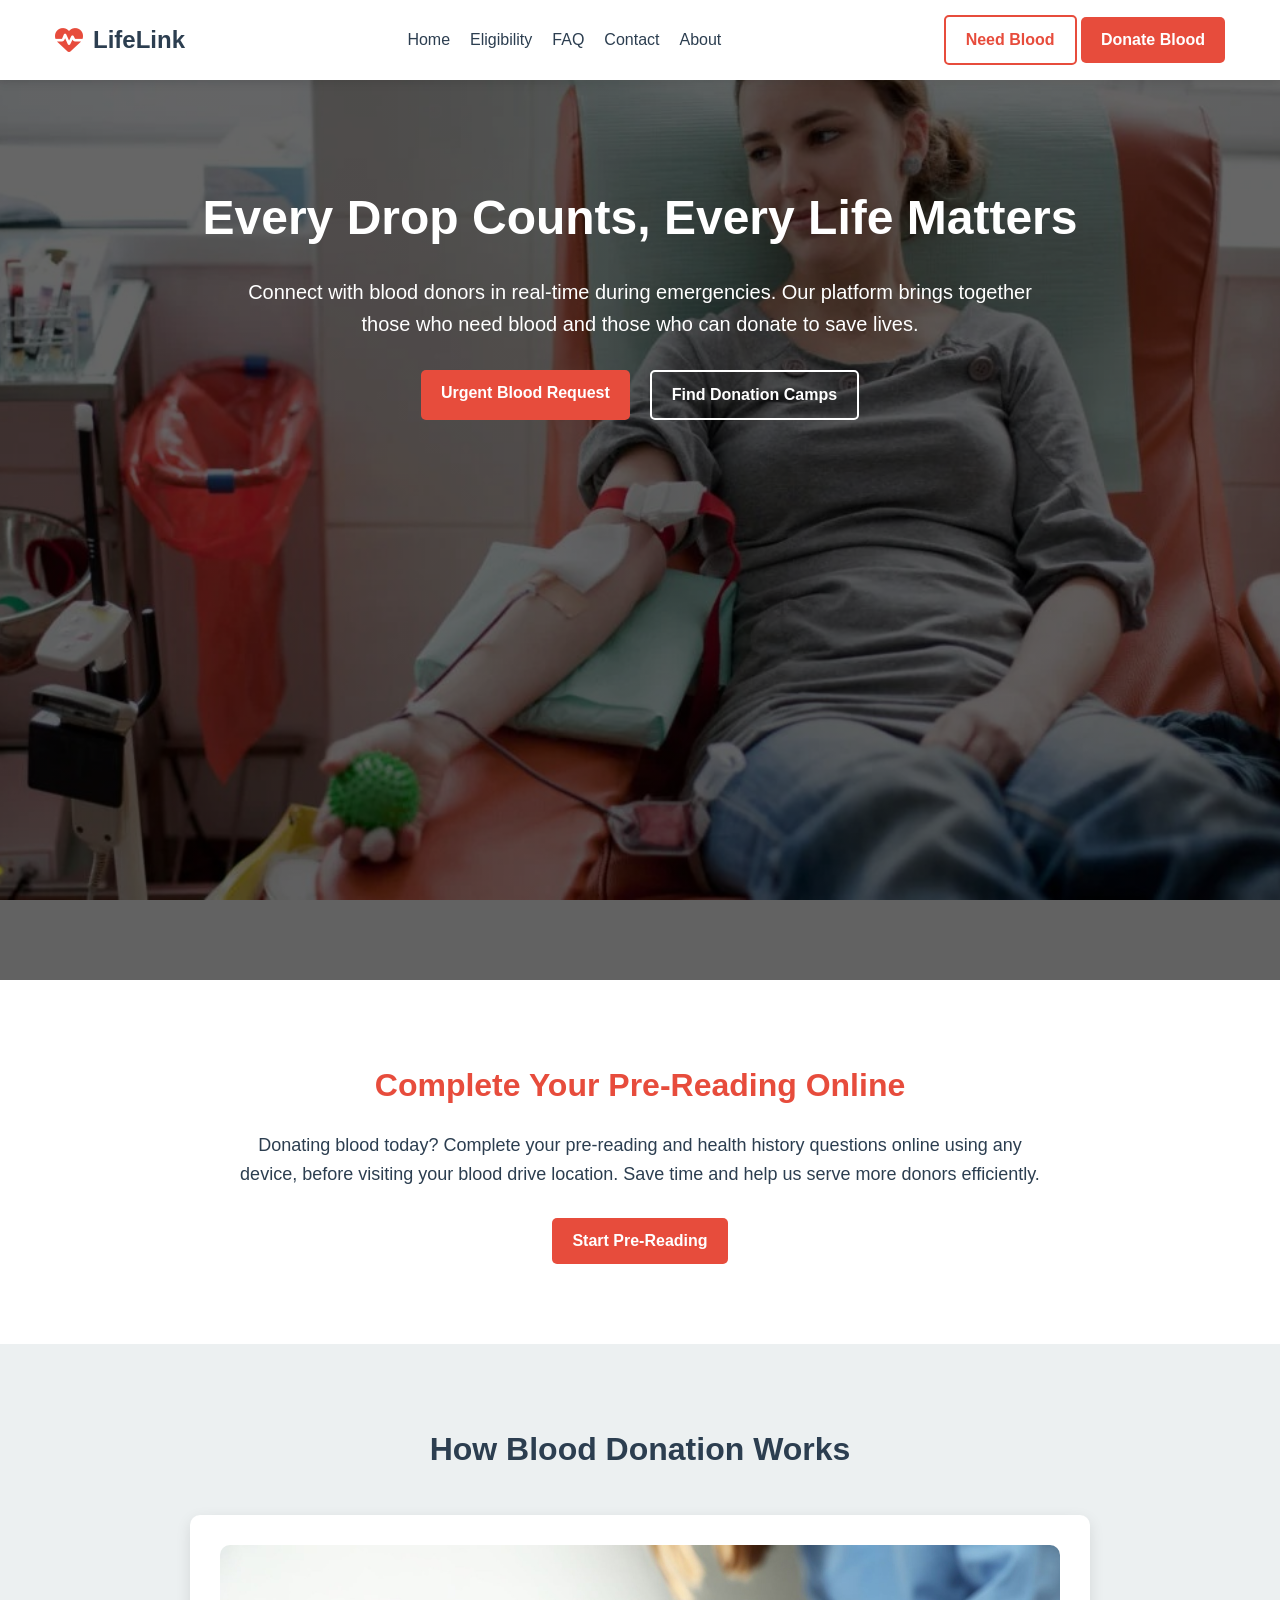
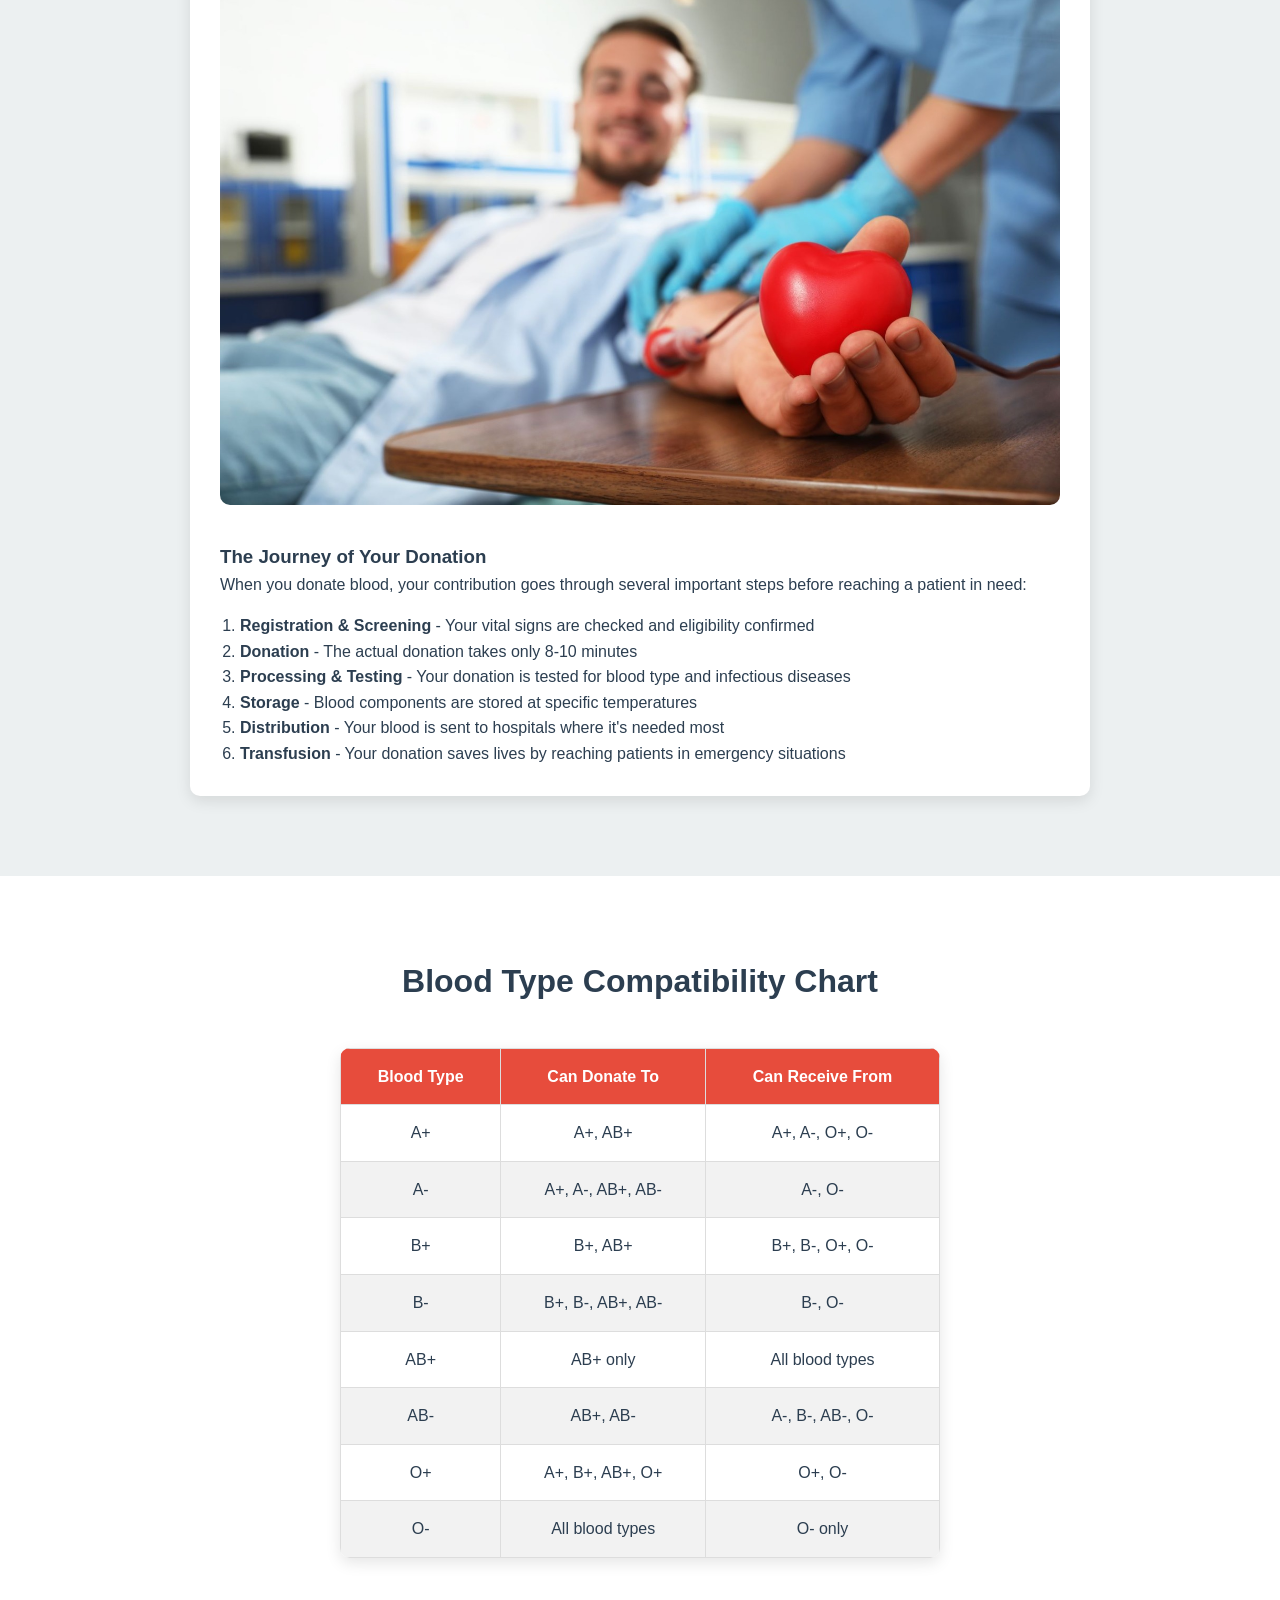
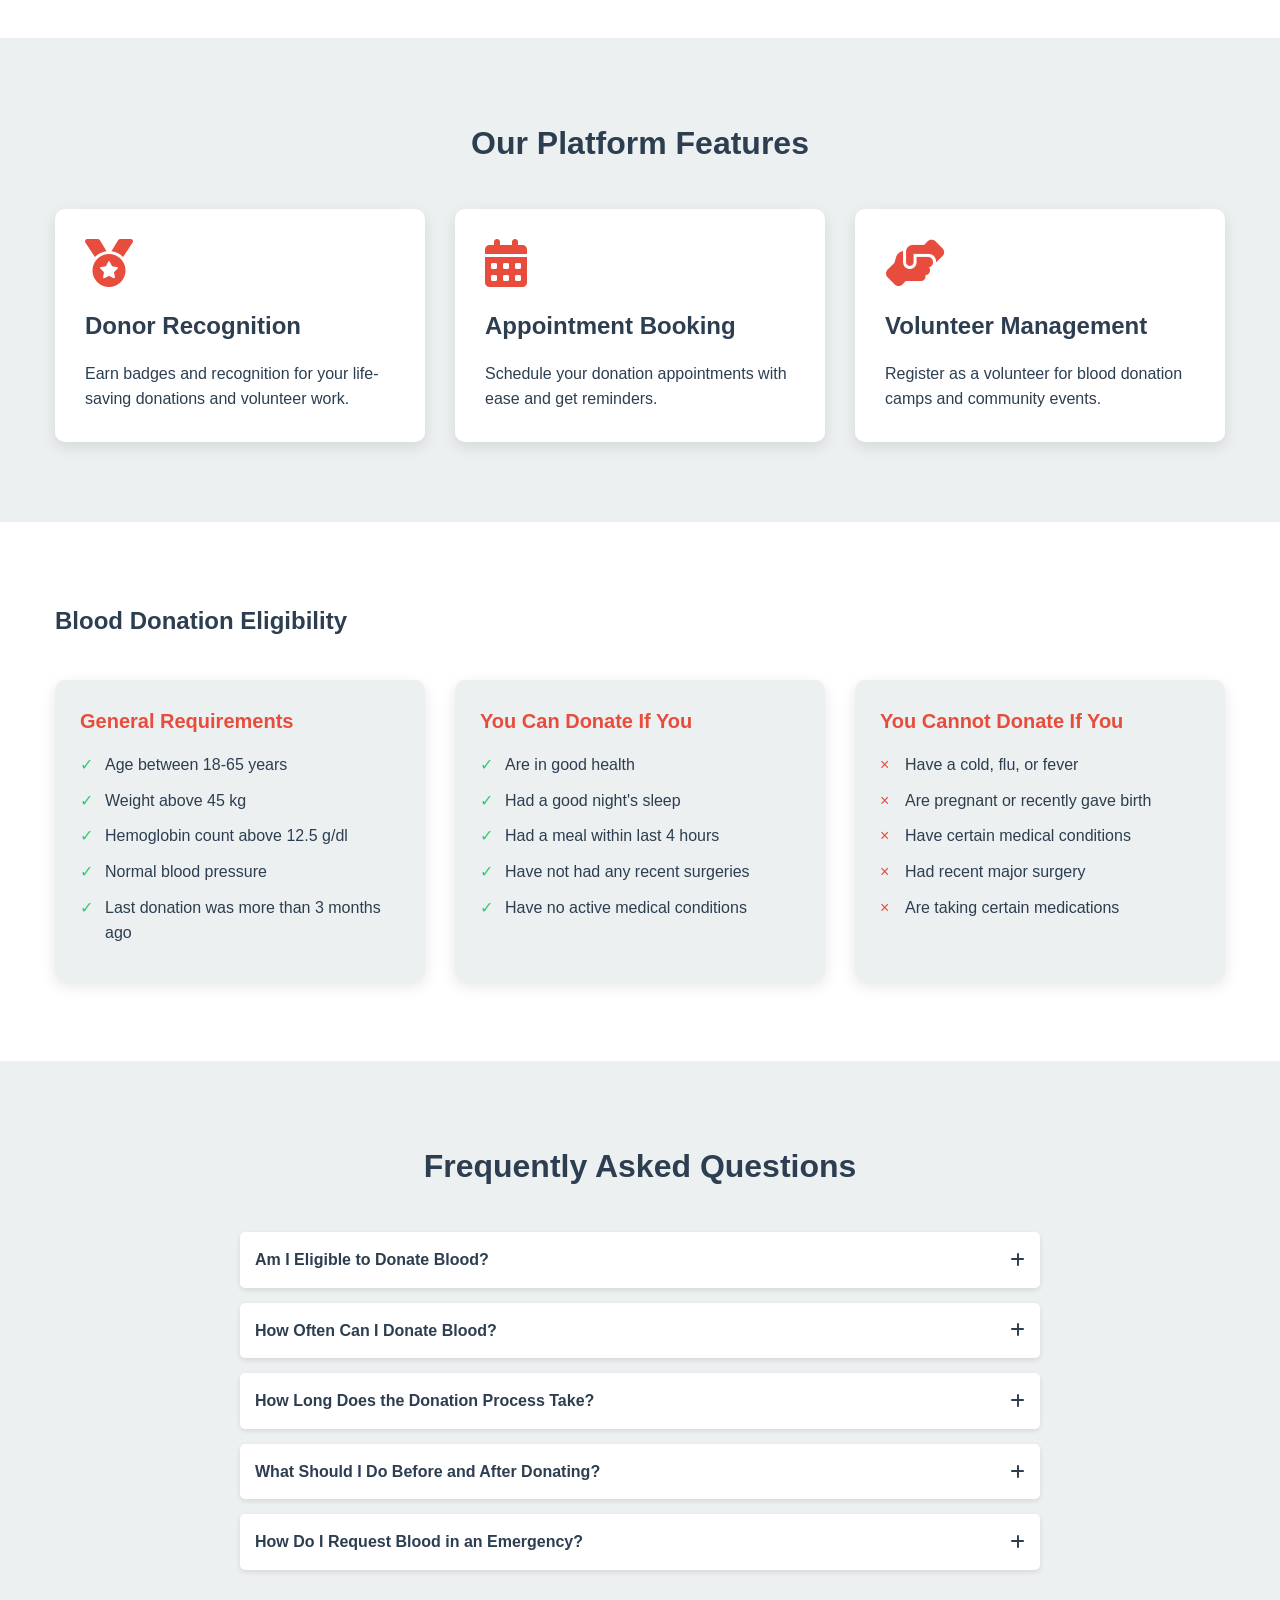
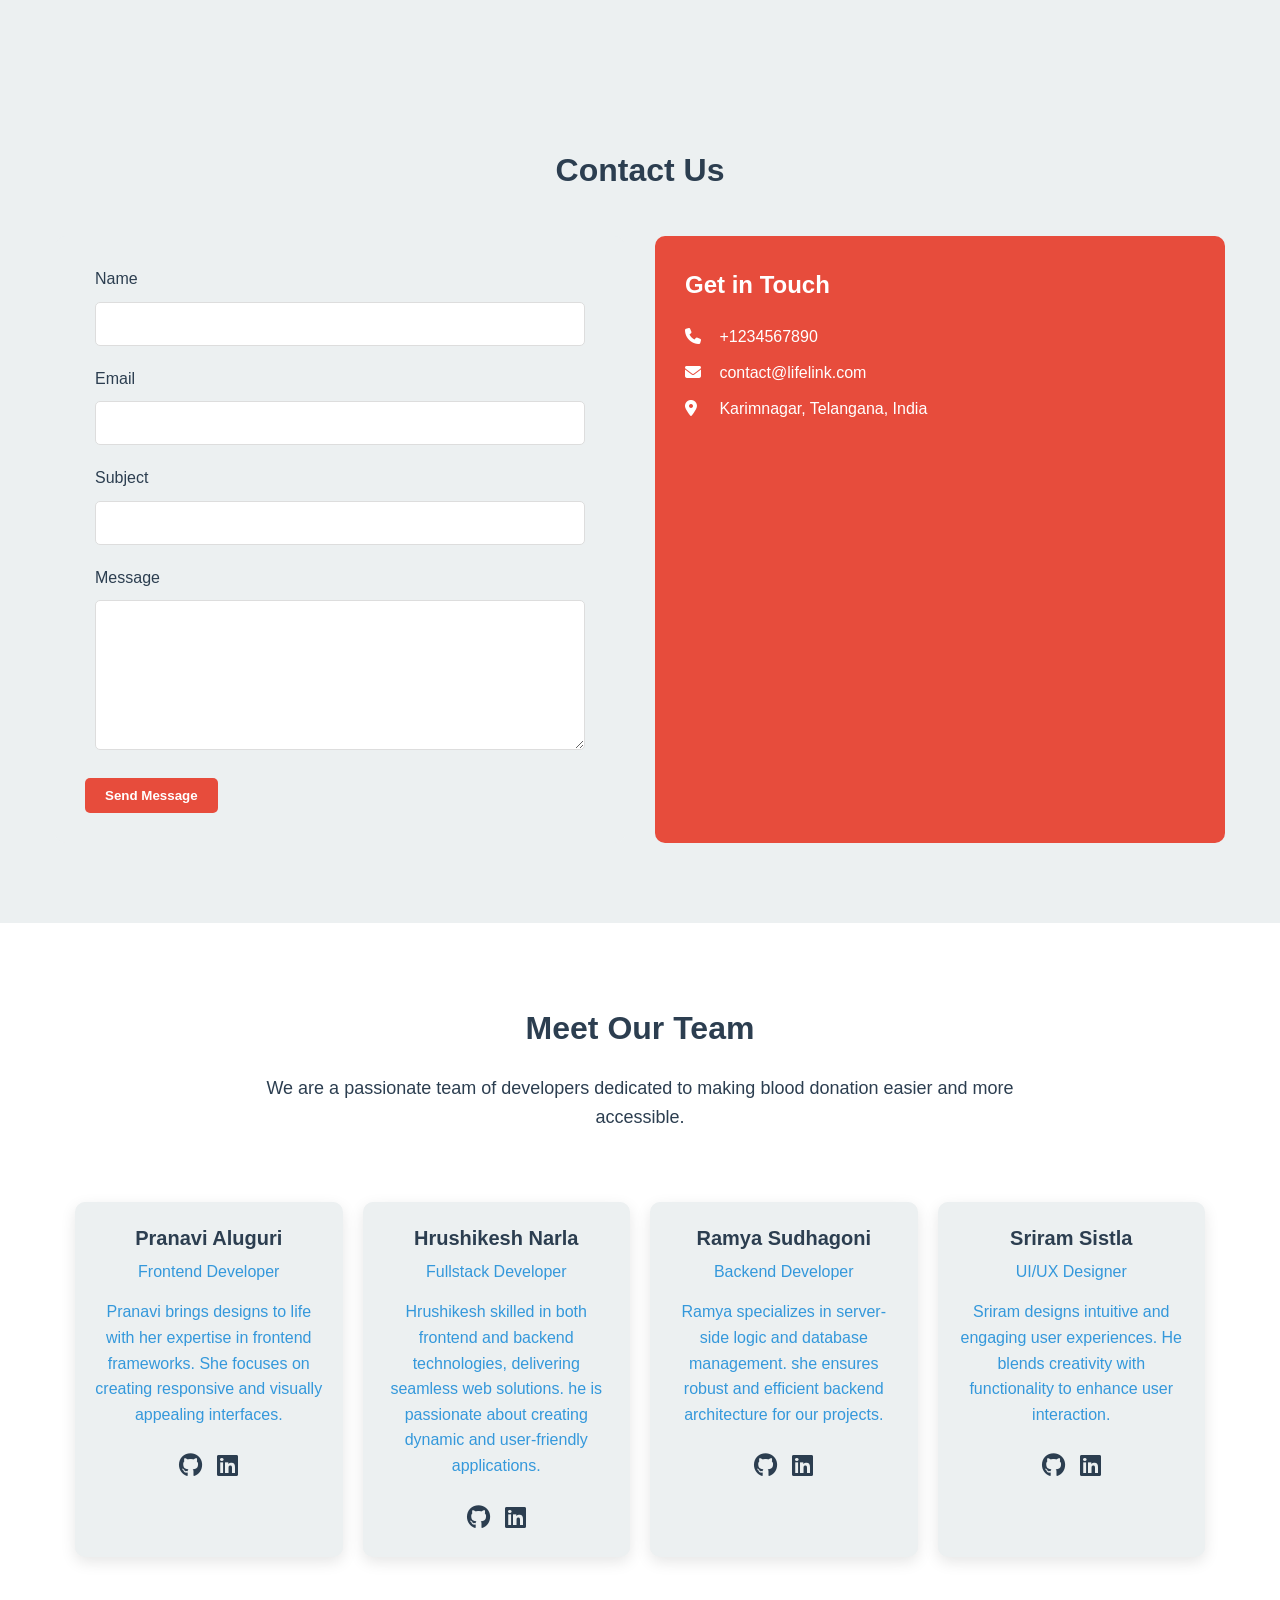
<file: Blood-Donation-App-main1/Blood-Donation-App-main/index.html>
<!DOCTYPE html>
<html lang="en">
  <head>
    <meta charset="UTF-8" />
    <meta name="viewport" content="width=device-width, initial-scale=1.0" />
    <title>LifeLink - Blood Donation Platform</title>
    <link rel="stylesheet" href="./styles.css" />
    <link
      rel="stylesheet"
      href="https://cdnjs.cloudflare.com/ajax/libs/font-awesome/6.4.0/css/all.min.css"
    />
  </head>
  <body>
    <!-- Header -->
    <header>
      <div class="container">
        <nav class="navbar">
          <div class="logo">
            <i class="fas fa-heartbeat" style="color: #e74c3c; font-size: 28px;"></i>
            <h1>LifeLink</h1>
          </div>
          <div class="nav-links">
            <a href="#home">Home</a>
            <a href="#eligibility">Eligibility</a>
            <a href="#faq">FAQ</a>
            <a href="#contact">Contact</a>
            <a href="#about-us">About</a>
          </div>
          <div class="cta-buttons">
            <a href="./needblood.html" class="btn btn-outline" id="need-blood-btn"
              >Need Blood</a
            >
            <a href="./donateblood.html" class="btn btn-primary" id="donate-blood-btn"
              >Donate Blood</a
            >
          </div>
        </nav>
      </div>
    </header>

    <!-- Main content sections -->
    <main>
      <!-- Hero Section -->
      <section class="hero" id="home">
        <div class="container">
          <h2>Every Drop Counts, Every Life Matters</h2>
          <p>
            Connect with blood donors in real-time during emergencies. Our platform brings
            together those who need blood and those who can donate to save lives.
          </p>
          <div class="hero-buttons">
            <a href="urgent.html" class="btn btn-primary">Urgent Blood Request</a>
            <a href="./find_camps.html" class="btn btn-outline">Find Donation Camps</a>
          </div>
        </div>
        <div class="hero-image"></div>
      </section>

      <!-- Pre-Reading Section -->
      <section class="pre-reading" id="about">
        <div class="container">
          <h2>Complete Your Pre-Reading Online</h2>
          <p>
            Donating blood today? Complete your pre-reading and health history questions
            online using any device, before visiting your blood drive location. Save time and help
            us serve more donors efficiently.
          </p>
          <a href="pre-reading.html" class="btn btn-primary">Start Pre-Reading</a>
        </div>
      </section>

      <!-- Blood Flow Chart -->
      <section class="flow-chart">
        <div class="container">
          <h2>How Blood Donation Works</h2>
          <div class="chart-container">
            <div style="text-align: center;">
              <img
                src="./images/WhatsApp Image 2025-02-20 at 14.10.45_7fc92717.jpg"
                alt="Blood donation flow chart"
                style="max-width: 100%; border-radius: 10px;"
              />
            </div>
            <div style="margin-top: 30px;">
              <h3>The Journey of Your Donation</h3>
              <p>
                When you donate blood, your contribution goes through several important steps before
                reaching a patient in need:
              </p>
              <ol style="margin-left: 20px; margin-top: 15px;">
                <li>
                  <strong>Registration & Screening</strong> - Your vital signs are checked and eligibility
                  confirmed
                </li>
                <li>
                  <strong>Donation</strong> - The actual donation takes only 8-10 minutes
                </li>
                <li>
                  <strong>Processing & Testing</strong> - Your donation is tested for blood type and infectious
                  diseases
                </li>
                <li>
                  <strong>Storage</strong> - Blood components are stored at specific temperatures
                </li>
                <li>
                  <strong>Distribution</strong> - Your blood is sent to hospitals where it's needed most
                </li>
                <li>
                  <strong>Transfusion</strong> - Your donation saves lives by reaching patients in emergency
                  situations
                </li>
              </ol>
            </div>
          </div>
        </div>
      </section>

      <!-- Blood Compatibility Table -->
      <section class="compatibility">
        <div class="container">
          <h2>Blood Type Compatibility Chart</h2>
          <table class="compatibility-table">
            <thead>
              <tr>
                <th>Blood Type</th>
                <th>Can Donate To</th>
                <th>Can Receive From</th>
              </tr>
            </thead>
            <tbody>
              <tr>
                <td>A+</td>
                <td>A+, AB+</td>
                <td>A+, A-, O+, O-</td>
              </tr>
              <tr>
                <td>A-</td>
                <td>A+, A-, AB+, AB-</td>
                <td>A-, O-</td>
              </tr>
              <tr>
                <td>B+</td>
                <td>B+, AB+</td>
                <td>B+, B-, O+, O-</td>
              </tr>
              <tr>
                <td>B-</td>
                <td>B+, B-, AB+, AB-</td>
                <td>B-, O-</td>
              </tr>
              <tr>
                <td>AB+</td>
                <td>AB+ only</td>
                <td>All blood types</td>
              </tr>
              <tr>
                <td>AB-</td>
                <td>AB+, AB-</td>
                <td>A-, B-, AB-, O-</td>
              </tr>
              <tr>
                <td>O+</td>
                <td>A+, B+, AB+, O+</td>
                <td>O+, O-</td>
              </tr>
              <tr>
                <td>O-</td>
                <td>All blood types</td>
                <td>O- only</td>
              </tr>
            </tbody>
          </table>
        </div>
      </section>

      <!-- Features Section -->
      <section class="features">
        <div class="container">
          <h2>Our Platform Features</h2>
          <div class="feature-grid">
            <div class="feature-box">
              <i class="fas fa-medal"></i>
              <h3>Donor Recognition</h3>
              <p>
                Earn badges and recognition for your life-saving donations and volunteer work.
              </p>
            </div>
            <div class="feature-box">
              <i class="fas fa-calendar-alt"></i>
              <h3>Appointment Booking</h3>
              <p>
                Schedule your donation appointments with ease and get reminders.
              </p>
            </div>
            <div class="feature-box">
              <i class="fas fa-hands-helping"></i>
              <h3>Volunteer Management</h3>
              <p>
                Register as a volunteer for blood donation camps and community events.
              </p>
            </div>
          </div>
        </div>
      </section>

      <!-- Eligibility Section -->
      <section class="eligibility" id="eligibility">
        <div class="container">
          <h2>Blood Donation Eligibility</h2>
          <div class="eligibility-grid">
            <div class="eligibility-card">
              <h3>General Requirements</h3>
              <ul class="eligibility-list">
                <li>Age between 18-65 years</li>
                <li>Weight above 45 kg</li>
                <li>Hemoglobin count above 12.5 g/dl</li>
                <li>Normal blood pressure</li>
                <li>Last donation was more than 3 months ago</li>
              </ul>
            </div>
            <div class="eligibility-card">
              <h3>You Can Donate If You</h3>
              <ul class="eligibility-list">
                <li>Are in good health</li>
                <li>Had a good night's sleep</li>
                <li>Had a meal within last 4 hours</li>
                <li>Have not had any recent surgeries</li>
                <li>Have no active medical conditions</li>
              </ul>
            </div>
            <div class="eligibility-card">
              <h3>You Cannot Donate If You</h3>
              <ul class="eligibility-list not-eligible">
                <li>Have a cold, flu, or fever</li>
                <li>Are pregnant or recently gave birth</li>
                <li>Have certain medical conditions</li>
                <li>Had recent major surgery</li>
                <li>Are taking certain medications</li>
              </ul>
            </div>
          </div>
        </div>
      </section>

      <!-- FAQ Section -->
      <section class="faq" id="faq">
        <div class="container">
          <h2>Frequently Asked Questions</h2>
          <div class="accordion">
            <div class="accordion-item">
              <div class="accordion-header">
                Am I Eligible to Donate Blood?
                <i class="fas fa-plus"></i>
              </div>
              <div class="accordion-content">
                <p>
                  General requirements include being in good health, at least 18 years old (16-17 with parental consent in some areas), weighing at least 110 pounds, and not having donated in the last 56 days. Certain medical conditions, medications, travel history, and recent tattoos or piercings may affect eligibility. Our pre-screening form will help determine your eligibility.
                </p>
              </div>
            </div>
            <div class="accordion-item">
              <div class="accordion-header">
                How Often Can I Donate Blood?
                <i class="fas fa-plus"></i>
              </div>
              <div class="accordion-content">
                <p>
                  Whole blood donors can donate every 56 days (about 8 weeks). Platelet donors can donate every 7 days up to 24 times per year. Plasma donors can donate every 28 days. Double red cell donors can donate every 112 days (about 16 weeks).
                </p>
              </div>
            </div>
            <div class="accordion-item">
              <div class="accordion-header">
                How Long Does the Donation Process Take?
                <i class="fas fa-plus"></i>
              </div>
              <div class="accordion-content">
                <p>
                  The entire process takes about one hour from the time you arrive until the time you leave. The actual blood donation only takes about 8-10 minutes. The rest of the time is spent on registration, health history review, and a brief physical examination.
                </p>
              </div>
            </div>
            <div class="accordion-item">
              <div class="accordion-header">
                What Should I Do Before and After Donating?
                <i class="fas fa-plus"></i>
              </div>
              <div class="accordion-content">
                <p>
                  Before donating: Eat a healthy meal, drink plenty of water, and get adequate rest. After donating: Drink extra fluids, avoid strenuous physical activity for 24 hours, and keep the bandage on for several hours. If you feel dizzy, lie down with your feet elevated until the feeling passes.
                </p>
              </div>
            </div>
            <div class="accordion-item">
              <div class="accordion-header">
                How Do I Request Blood in an Emergency?
                <i class="fas fa-plus"></i>
              </div>
              <div class="accordion-content">
                <p>
                  For emergencies, use our "Urgent Blood Request" feature. Enter the patient's location, blood type, and quantity needed. Our system will immediately notify compatible donors in the vicinity and connect you with nearby blood banks that have availability. Medical professionals can also initiate requests through our verified healthcare provider portal.
                </p>
              </div>
            </div>
          </div>
        </div>
      </section>

      <!-- Contact Section -->
      <section class="contact" id="contact">
        <div class="container">
          <h2>Contact Us</h2>
          <div class="contact-grid">
            <div class="contact-form">
              <form id="contact-form">
                <div class="form-group">
                  <label for="name">Name</label>
                  <input type="text" id="name" name="name" class="form-control" required />
                </div>
                <div class="form-group">
                  <label for="email">Email</label>
                  <input type="email" id="email" name="email" class="form-control" required />
                </div>
                <div class="form-group">
                  <label for="subject">Subject</label>
                  <input type="text" id="subject" name="subject" class="form-control" required />
                </div>
                <div class="form-group">
                  <label for="message">Message</label>
                  <textarea id="message" name="message" class="form-control" required></textarea>
                </div>
                <button type="submit" class="btn btn-primary">Send Message</button>
              </form>
            </div>
            <div class="contact-info">
              <h3>Get in Touch</h3>
              <p><i class="fas fa-phone"></i> +1234567890</p>
              <p><i class="fas fa-envelope"></i> contact@lifelink.com</p>
              <p><i class="fas fa-map-marker-alt"></i> Karimnagar, Telangana, India</p>
            </div>
          </div>
        </div>
      </section>

      <!-- About Section -->
      <section class="about-team" id="about-us">
        <div class="container">
          <h2>Meet Our Team</h2>
          <p class="section-desc">
            We are a passionate team of developers dedicated to making blood donation easier and more accessible.
          </p>
          <div class="team-grid">
            <div class="team-member">
              <div class="member-img">
              </div>
              <h3>Pranavi Aluguri</h3>
              <p>Frontend Developer</p>
              <p>Pranavi brings designs to life with her expertise in frontend frameworks. She focuses on creating responsive and visually appealing interfaces.</p>
              <div class="social-links">
                <a href="https://github.com/PranaviAluguri" target="_blank"><i class="fab fa-github"></i></a>
                <a href="http://www.linkedin.com/in/aluguri-pranavi-ab8405349" target="_blank"><i class="fab fa-linkedin"></i></a>
              </div>
            </div>
            <div class="team-member">
              <div class="member-img">
              </div>
              <h3>Hrushikesh Narla</h3>
              <p>Fullstack Developer</p>
              <p>Hrushikesh skilled in both frontend and backend technologies, delivering seamless web solutions. he is passionate about creating dynamic and user-friendly applications.</p>
              <div class="social-links">
                <a href="https://github.com/Hrushikesh-Narala" target="_blank"><i class="fab fa-github"></i></a>
                <a href="https://www.linkedin.com/in/narala-hrushikesh-9ba85a352" target="_blank"><i class="fab fa-linkedin"></i></a>
              </div>
            </div>
            <div class="team-member">
              <div class="member-img">

              </div>
              <h3>Ramya Sudhagoni</h3>
              <p>Backend Developer</p>
              <p>Ramya specializes in server-side logic and database management. she ensures robust and efficient backend architecture for our projects.</p>
              <div class="social-links">
                <a href="https://github.com/ramyasudhagoni" target="_blank"><i class="fab fa-github"></i></a>
                <a href="http://www.linkedin.com/in/ramya-sudhagoni-1a3875352" target="_blank"><i class="fab fa-linkedin"></i></a>
              </div>
            </div>
            <div class="team-member">
              <div class="member-img">
              </div>
              <h3>Sriram Sistla</h3>
              <p>UI/UX Designer</p>
              <p>Sriram designs intuitive and engaging user experiences. He blends creativity with functionality to enhance user interaction.</p>
              <div class="social-links">
                <a href="https://github.com/sistlasriram" target="_blank"><i class="fab fa-github"></i></a>
                <a href="https://www.linkedin.com/in/sriram-sistla-466563352/" target="_blank"><i class="fab fa-linkedin"></i></a>
              </div>
            </div>
          </div>
        </div>
      </section>
    </main>

    <!-- Scripts -->
    <script src="scripts.js"></script>
  </body>
</html>
</file>
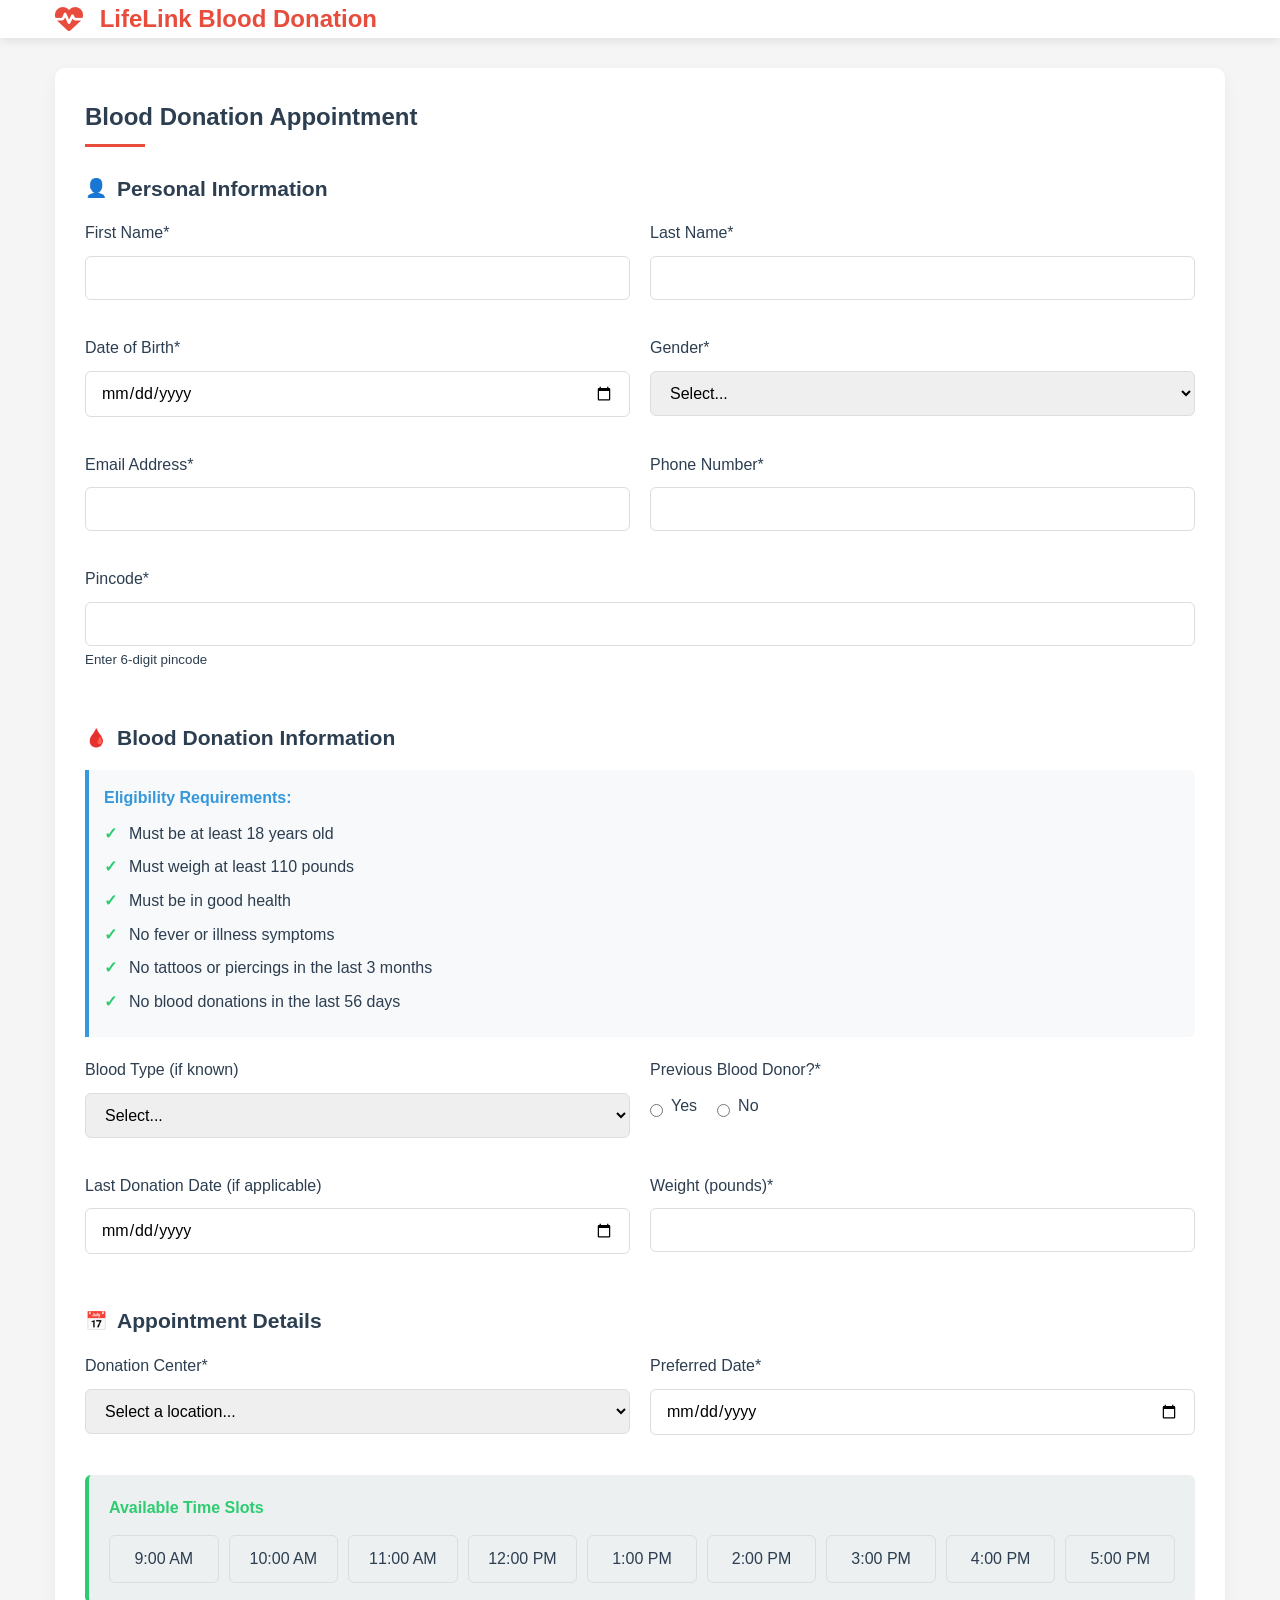
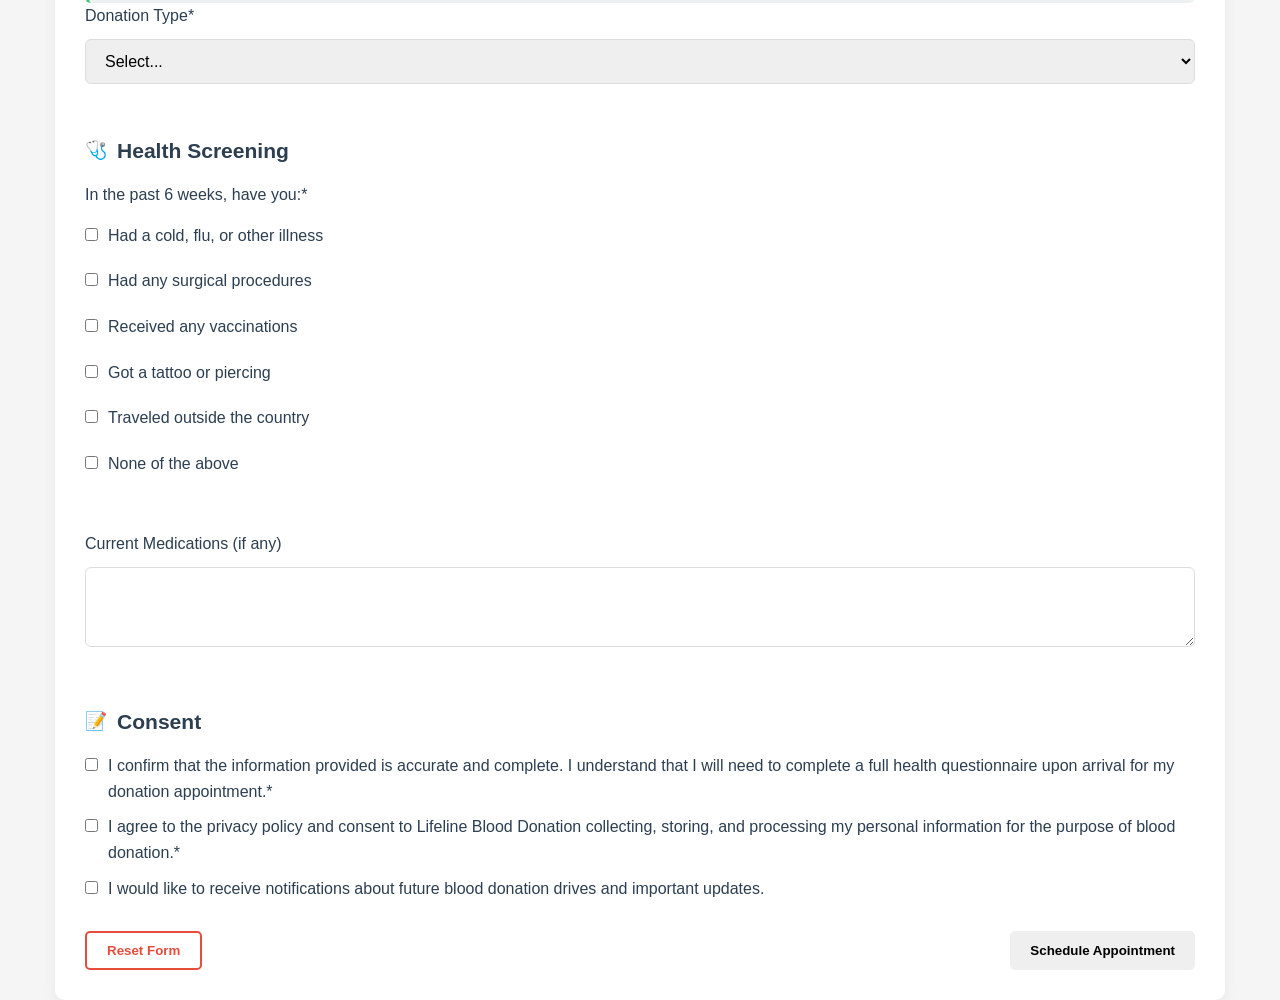
<file: Blood-Donation-App-main1/Blood-Donation-App-main/donateblood.html>
<!DOCTYPE html>
<html lang="en">
<head>
    <meta charset="UTF-8">
    <meta name="viewport" content="width=device-width, initial-scale=1.0">
    <title>Lifeline Blood Donation - Appointment Form</title>
    <link rel="stylesheet" href="./styles.css">
    <link rel="stylesheet" href="https://cdnjs.cloudflare.com/ajax/libs/font-awesome/6.4.0/css/all.min.css">
</head>
<body>
    <header>
        <div class="container header-content">
            <div class="logo">
                <i class="fas fa-heartbeat" style="color: #e74c3c; font-size: 28px;"></i>
                <div class="logo-text"><span>&nbsp;LifeLink Blood Donation</span></div>
            </div>
        </div>
    </header>
    
    <main class="container">
        <div class="form-container">
            <h2 class="form-title">Blood Donation Appointment</h2>
            
            <form id="appointmentForm">
                <div class="form-section">
                    <div class="section-title">
                        <span class="section-icon">👤</span>
                        <h3>Personal Information</h3>
                    </div>
                    
                    <div class="form-row">
                        <div class="form-group">
                            <label for="firstName">First Name*</label>
                            <input type="text" id="firstName" name="firstName" required>
                        </div>
                        
                        <div class="form-group">
                            <label for="lastName">Last Name*</label>
                            <input type="text" id="lastName" name="lastName" required>
                        </div>
                    </div>
                    
                    <div class="form-row">
                        <div class="form-group">
                            <label for="dateOfBirth">Date of Birth*</label>
                            <input type="date" id="dateOfBirth" name="dateOfBirth" required>
                        </div>
                        
                        <div class="form-group">
                            <label for="gender">Gender*</label>
                            <select id="gender" name="gender" required>
                                <option value="">Select...</option>
                                <option value="male">Male</option>
                                <option value="female">Female</option>
                                <option value="other">Other</option>
                                <option value="prefer-not-to-say">Prefer not to say</option>
                            </select>
                        </div>
                    </div>
                    
                    <div class="form-row">
                        <div class="form-group">
                            <label for="email">Email Address*</label>
                            <input type="email" id="email" name="email" required>
                        </div>
                        
                        <div class="form-group">
                            <label for="phone">Phone Number*</label>
                            <input type="tel" id="phone" name="phone" required>
                        </div>
                    </div>

                    <div class="form-row">
                        <div class="form-group">
                            <label for="pincode">Pincode*</label>
                            <input type="text" id="pincode" name="pincode" pattern="[0-9]{6}" maxlength="6" required>
                            <small class="helper-text">Enter 6-digit pincode</small>
                        </div>
                    </div>
                </div>
                
                <div class="form-section">
                    <div class="section-title">
                        <span class="section-icon">🩸</span>
                        <h3>Blood Donation Information</h3>
                    </div>
                    
                    <div class="requirements-list">
                        <h4>Eligibility Requirements:</h4>
                        <ul>
                            <li>Must be at least 18 years old</li>
                            <li>Must weigh at least 110 pounds</li>
                            <li>Must be in good health</li>
                            <li>No fever or illness symptoms</li>
                            <li>No tattoos or piercings in the last 3 months</li>
                            <li>No blood donations in the last 56 days</li>
                        </ul>
                    </div>
                    
                    <div class="form-row">
                        <div class="form-group">
                            <label for="bloodType">Blood Type (if known)</label>
                            <select id="bloodType" name="bloodType">
                                <option value="">Select...</option>
                                <option value="A+">A+</option>
                                <option value="A-">A-</option>
                                <option value="B+">B+</option>
                                <option value="B-">B-</option>
                                <option value="AB+">AB+</option>
                                <option value="AB-">AB-</option>
                                <option value="O+">O+</option>
                                <option value="O-">O-</option>
                                <option value="unknown">I don't know</option>
                            </select>
                        </div>
                        
                        <div class="form-group">
                            <label>Previous Blood Donor?*</label>
                            <div class="radio-group">
                                <div class="radio-option">
                                    <input type="radio" id="previousYes" name="previousDonor" value="yes" required>
                                    <label for="previousYes">Yes</label>
                                </div>
                                
                                <div class="radio-option">
                                    <input type="radio" id="previousNo" name="previousDonor" value="no">
                                    <label for="previousNo">No</label>
                                </div>
                            </div>
                        </div>
                    </div>
                    
                    <div class="form-row">
                        <div class="form-group">
                            <label for="lastDonationDate">Last Donation Date (if applicable)</label>
                            <input type="date" id="lastDonationDate" name="lastDonationDate">
                        </div>
                        
                        <div class="form-group">
                            <label for="weight">Weight (pounds)*</label>
                            <input type="number" id="weight" name="weight" min="0" required>
                        </div>
                    </div>
                </div>
                
                <div class="form-section">
                    <div class="section-title">
                        <span class="section-icon">📅</span>
                        <h3>Appointment Details</h3>
                    </div>
                    
                    <div class="form-row">
                        <div class="form-group">
                            <label for="donationCenter">Donation Center*</label>
                            <select id="donationCenter" name="donationCenter" required>
                                <option value="">Select a location...</option>
                                <option value="huzarabad">Huzarabad Hospital</option>
                                <option value="karimnagar-govt">Karimnagar Govt. Hospital</option>
                                <option value="kits-singapur">KITS Singapur Blood Camp</option>
                                <option value="sunrise-karimnagar">Sunrise Hospital Karimnagar</option>
                                <option value="mobile">Mobile Blood Drive</option>
                            </select>
                        </div>
                        
                        <div class="form-group">
                            <label for="appointmentDate">Preferred Date*</label>
                            <input type="date" id="appointmentDate" name="appointmentDate" required>
                        </div>
                    </div>
                    
                    <div class="appointment-time">
                        <h4>Available Time Slots</h4>
                        <div class="time-slots">
                            <div class="time-slot" data-time="09:00">9:00 AM</div>
                            <div class="time-slot" data-time="10:00">10:00 AM</div>
                            <div class="time-slot" data-time="11:00">11:00 AM</div>
                            <div class="time-slot" data-time="12:00">12:00 PM</div>
                            <div class="time-slot" data-time="13:00">1:00 PM</div>
                            <div class="time-slot" data-time="14:00">2:00 PM</div>
                            <div class="time-slot" data-time="15:00">3:00 PM</div>
                            <div class="time-slot" data-time="16:00">4:00 PM</div>
                            <div class="time-slot" data-time="17:00">5:00 PM</div>
                        </div>
                        <input type="hidden" id="selectedTime" name="selectedTime">
                    </div>
                    
                    <div class="form-row">
                        <div class="form-group full-width">
                            <label for="donationType">Donation Type*</label>
                            <select id="donationType" name="donationType" required>
                                <option value="">Select...</option>
                                <option value="whole">Whole Blood Donation</option>
                                <option value="plasma">Plasma Donation</option>
                                <option value="platelets">Platelets Donation</option>
                                <option value="double-red">Double Red Cell Donation</option>
                            </select>
                        </div>
                    </div>
                </div>
                
                <div class="form-section">
                    <div class="section-title">
                        <span class="section-icon">🩺</span>
                        <h3>Health Screening</h3>
                    </div>
                    
                    <div class="form-row">
                        <div class="form-group full-width">
                            <label>In the past 6 weeks, have you:*</label>
                            <div class="checkbox-group">
                                <div class="checkbox-option">
                                    <input type="checkbox" id="recentIllness" name="healthCheck" value="recentIllness">
                                    <label for="recentIllness">Had a cold, flu, or other illness</label>
                                </div>
                                
                                <div class="checkbox-option">
                                    <input type="checkbox" id="recentSurgery" name="healthCheck" value="recentSurgery">
                                    <label for="recentSurgery">Had any surgical procedures</label>
                                </div>
                                
                                <div class="checkbox-option">
                                    <input type="checkbox" id="recentVaccination" name="healthCheck" value="recentVaccination">
                                    <label for="recentVaccination">Received any vaccinations</label>
                                </div>
                                
                                <div class="checkbox-option">
                                    <input type="checkbox" id="recentTattoo" name="healthCheck" value="recentTattoo">
                                    <label for="recentTattoo">Got a tattoo or piercing</label>
                                </div>
                                
                                <div class="checkbox-option">
                                    <input type="checkbox" id="recentTravel" name="healthCheck" value="recentTravel">
                                    <label for="recentTravel">Traveled outside the country</label>
                                </div>
                                
                                <div class="checkbox-option">
                                    <input type="checkbox" id="noHealthIssues" name="healthCheck" value="noHealthIssues">
                                    <label for="noHealthIssues">None of the above</label>
                                </div>
                            </div>
                        </div>
                    </div>
                    
                    <div class="form-row">
                        <div class="form-group full-width">
                            <label for="medications">Current Medications (if any)</label>
                            <textarea id="medications" name="medications" rows="3"></textarea>
                        </div>
                    </div>
                </div>
                
                <div class="form-section">
                    <div class="section-title">
                        <span class="section-icon">📝</span>
                        <h3>Consent</h3>
                    </div>
                    
                    <div class="checkbox-group">
                        <div class="checkbox-option">
                            <input type="checkbox" id="consentCheck" name="consent" required>
                            <label for="consentCheck">I confirm that the information provided is accurate and complete. I understand that I will need to complete a full health questionnaire upon arrival for my donation appointment.*</label>
                        </div>
                        
                        <div class="checkbox-option">
                            <input type="checkbox" id="privacyCheck" name="privacyConsent" required>
                            <label for="privacyCheck">I agree to the privacy policy and consent to Lifeline Blood Donation collecting, storing, and processing my personal information for the purpose of blood donation.*</label>
                        </div>
                        
                        <div class="checkbox-option">
                            <input type="checkbox" id="communicationCheck" name="communicationConsent">
                            <label for="communicationCheck">I would like to receive notifications about future blood donation drives and important updates.</label>
                        </div>
                    </div>
                </div>
                
                <div class="btn-group">
                    <button type="button" class="btn btn-outline" id="resetBtn">Reset Form</button>
                    <button type="submit" class="btn" id="submitBtn">Schedule Appointment</button>
                </div>
            </form>
        </div>
    </main>
    <script src="scripts.js"></script>
</body>
</html>
</file>
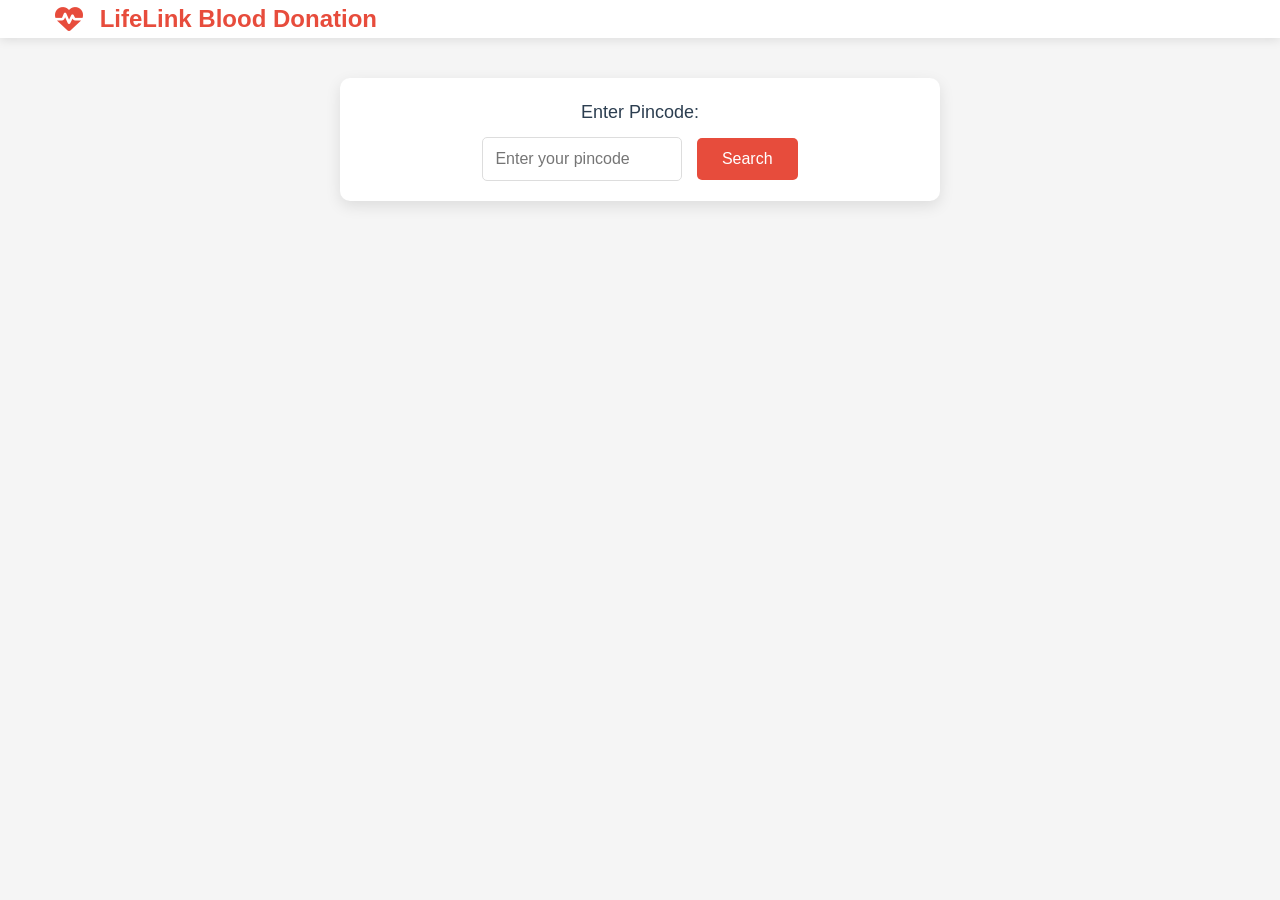
<file: Blood-Donation-App-main1/Blood-Donation-App-main/find_camps.html>
<!DOCTYPE html>
<html lang="en">
<head>
    <meta charset="UTF-8">
    <meta name="viewport" content="width=device-width, initial-scale=1.0">
    <title>Find Blood Donation Camps</title>
    <link rel="stylesheet" href="./styles.css">
    <link rel="stylesheet" href="https://cdnjs.cloudflare.com/ajax/libs/font-awesome/6.4.0/css/all.min.css">

</head>
<body>
    <header>
        <div class="container header-content">
            <div class="logo">
                <i class="fas fa-heartbeat" style="color: #e74c3c; font-size: 28px;"></i>
                <div class="logo-text"><span>&nbsp;LifeLink Blood Donation</span></div>
            </div>
        </div>
    </header>
    
    <main>
        <div class="search-container">
            <label for="pincode">Enter Pincode:</label>
            <input type="text" id="pincode" placeholder="Enter your pincode">
            <button onclick="searchCamps()">Search</button>
        </div>

        <div id="camp-results"></div>
    </main>

    <script src="scripts.js"></script>
</body>
</html>
</file>
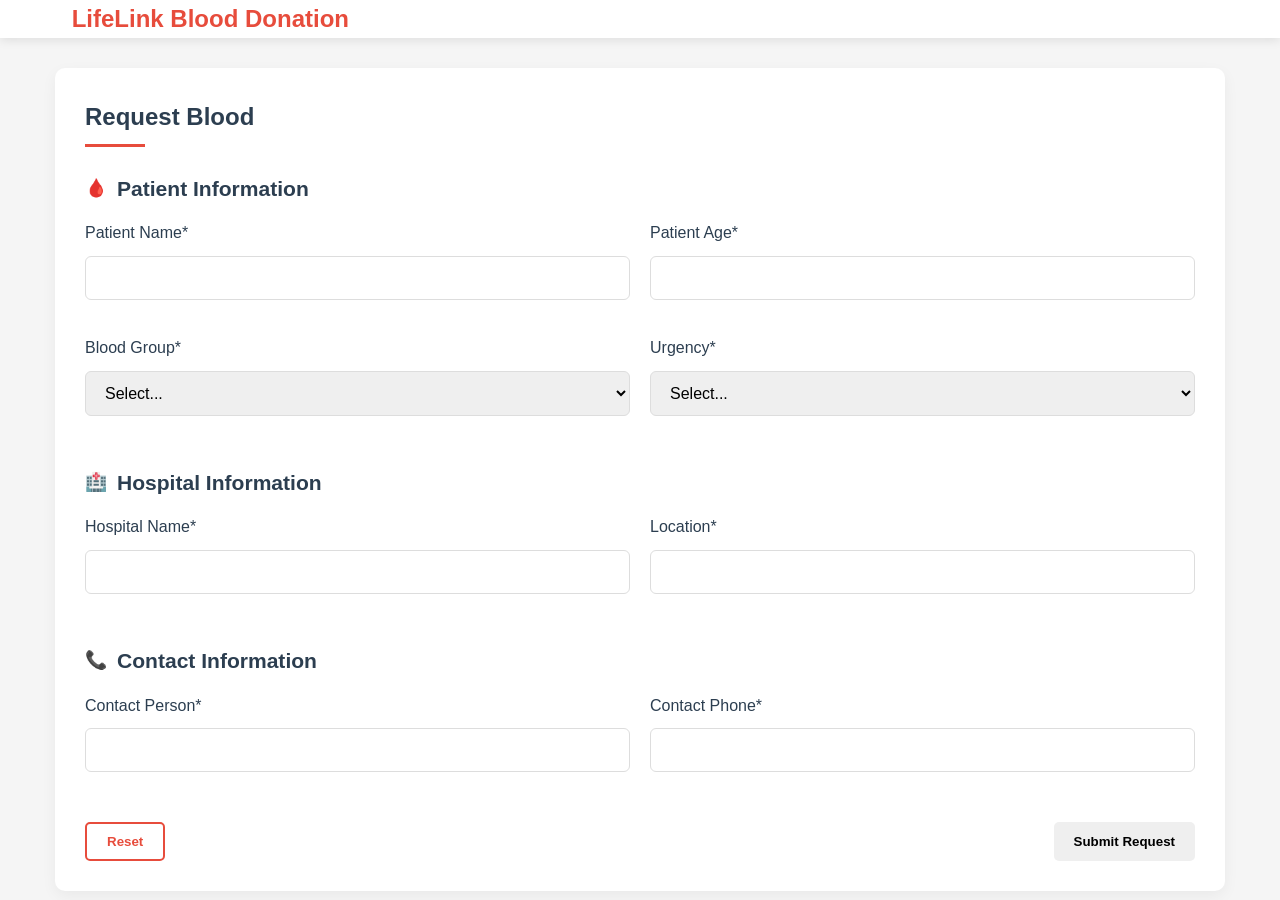
<file: Blood-Donation-App-main1/Blood-Donation-App-main/needblood.html>
<!DOCTYPE html>
<html lang="en">
<head>
    <meta charset="UTF-8">
    <meta name="viewport" content="width=device-width, initial-scale=1.0">
    <title>Need Blood Request</title>
    <link rel="stylesheet" href="styles.css">
</head>
<body>
    <header>
        <div class="container header-content">
            <div class="logo">
                <i class="fas fa-heartbeat" style="color: #e74c3c; font-size: 28px;"></i>
                <div class="logo-text"><span>&nbsp;LifeLink Blood Donation</span></div>
            </div>
        </div>
    </header>

    <main class="container">
        <div class="form-container">
            <h2 class="form-title">Request Blood</h2>
            
            <form id="bloodRequestForm">
                <div class="form-section">
                    <div class="section-title">
                        <span class="section-icon">🩸</span>
                        <h3>Patient Information</h3>
                    </div>
                    <div class="form-row">
                        <div class="form-group">
                            <label for="patientName">Patient Name*</label>
                            <input type="text" id="patientName" name="patientName" required>
                        </div>
                        <div class="form-group">
                            <label for="patientAge">Patient Age*</label>
                            <input type="number" id="patientAge" name="patientAge" min="1" required>
                        </div>
                    </div>
                    <div class="form-row">
                        <div class="form-group">
                            <label for="bloodGroup">Blood Group*</label>
                            <select id="bloodGroup" name="bloodGroup" required>
                                <option value="">Select...</option>
                                <option value="A+">A+</option>
                                <option value="A-">A-</option>
                                <option value="B+">B+</option>
                                <option value="B-">B-</option>
                                <option value="AB+">AB+</option>
                                <option value="AB-">AB-</option>
                                <option value="O+">O+</option>
                                <option value="O-">O-</option>
                            </select>
                        </div>
                        <div class="form-group">
                            <label for="urgency">Urgency*</label>
                            <select id="urgency" name="urgency" required>
                                <option value="">Select...</option>
                                <option value="Immediate">Immediate</option>
                                <option value="Within 24 hours">Within 24 hours</option>
                                <option value="Within 3 days">Within 3 days</option>
                            </select>
                        </div>
                    </div>
                </div>
            
                <div class="form-section">
                    <div class="section-title">
                        <span class="section-icon">🏥</span>
                        <h3>Hospital Information</h3>
                    </div>
                    <div class="form-row">
                        <div class="form-group">
                            <label for="hospitalName">Hospital Name*</label>
                            <input type="text" id="hospitalName" name="hospitalName" required>
                        </div>
                        <div class="form-group">
                            <label for="location">Location*</label>
                            <input type="text" id="location" name="location" required>
                        </div>
                    </div>
                </div>
            
                <div class="form-section">
                    <div class="section-title">
                        <span class="section-icon">📞</span>
                        <h3>Contact Information</h3>
                    </div>
                    <div class="form-row">
                        <div class="form-group">
                            <label for="contactPerson">Contact Person*</label>
                            <input type="text" id="contactPerson" name="contactPerson" required>
                        </div>
                        <div class="form-group">
                            <label for="contactPhone">Contact Phone*</label>
                            <input type="tel" id="contactPhone" name="contactPhone" required>
                        </div>
                    </div>
                </div>
            
                <div class="btn-group">
                    <button type="reset" class="btn btn-outline">Reset</button>
                    <button type="submit" class="btn">Submit Request</button>
                </div>
            </form>
            
        </div>
    </main>

    <script src="scripts.js"></script>
</body>
</html>
</file>
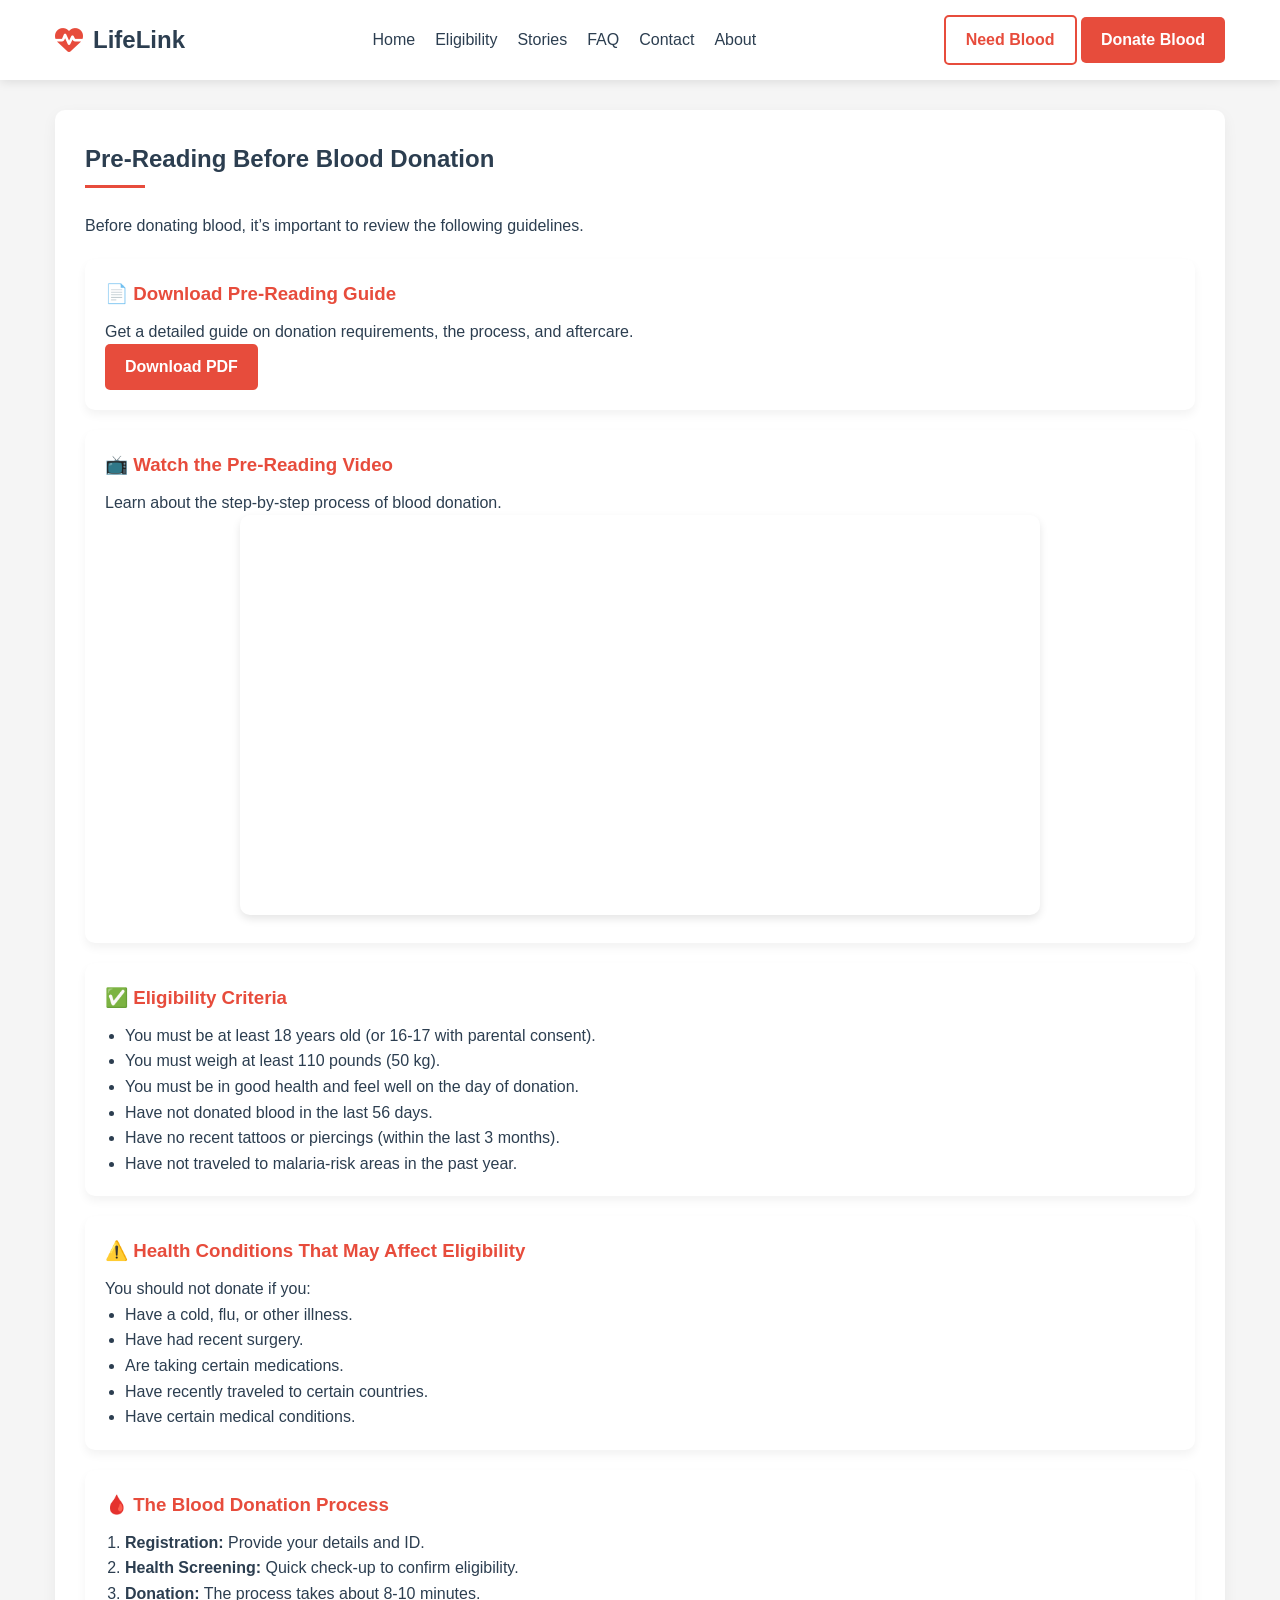
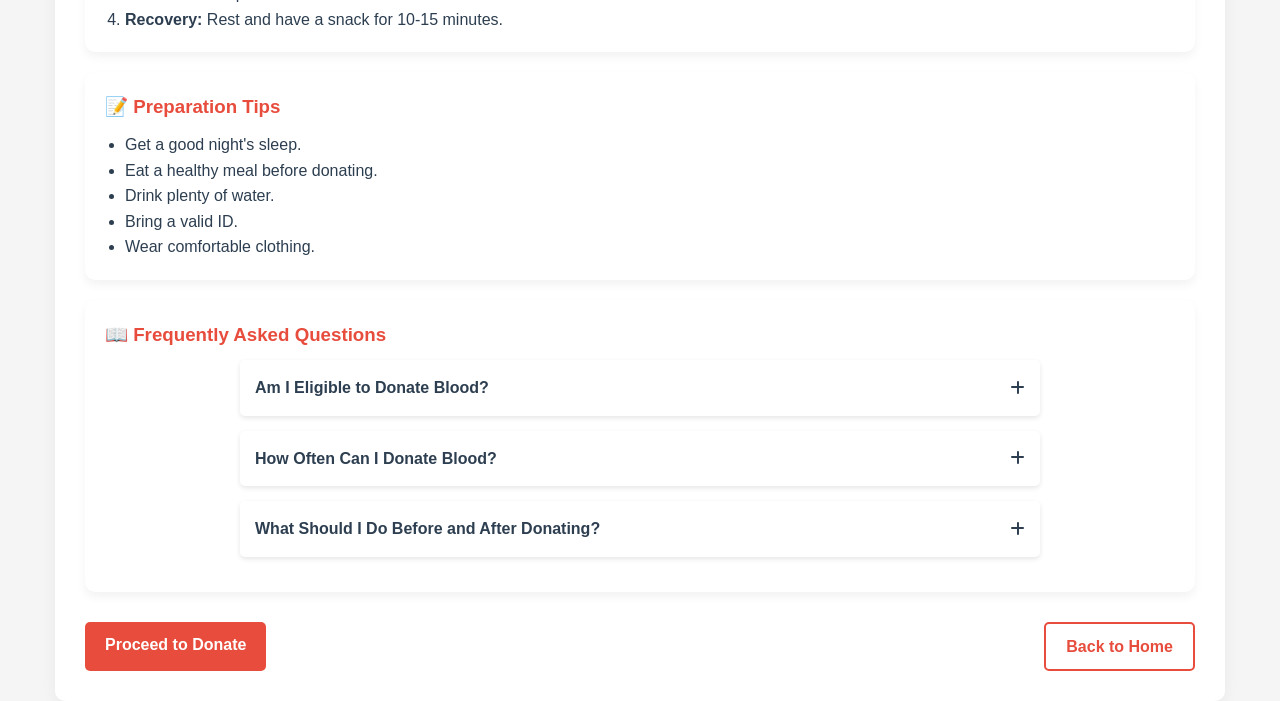
<file: Blood-Donation-App-main1/Blood-Donation-App-main/pre-reading.html>
<!DOCTYPE html>
<html lang="en">
<head>
    <meta charset="UTF-8">
    <meta name="viewport" content="width=device-width, initial-scale=1.0">
    <title>Pre-Reading for Blood Donation</title>
    <link rel="stylesheet" href="styles.css">
    <link rel="stylesheet" href="https://cdnjs.cloudflare.com/ajax/libs/font-awesome/6.4.0/css/all.min.css">
</head>
<body>
    <header>
        <div class="container">
            <nav class="navbar">
                <div class="logo">
                    <i class="fas fa-heartbeat" style="color: #e74c3c; font-size: 28px;"></i>
                    <h1>LifeLink</h1>
                </div>
                <div class="nav-links">
                    <a href="index.html#home">Home</a>
                    <a href="index.html#eligibility">Eligibility</a>
                    <a href="index.html#stories">Stories</a>
                    <a href="index.html#faq">FAQ</a>
                    <a href="index.html#contact">Contact</a>
                    <a href="index.html#about-us">About</a>
                </div>
                <div class="cta-buttons">
                    <a href="./needblood.html" class="btn btn-outline" id="need-blood-btn">Need Blood</a>
                    <a href="./donateblood.html" class="btn btn-primary" id="donate-blood-btn">Donate Blood</a>
                </div>
            </nav>
        </div>
    </header>

    <main class="container">
        <div class="form-container">
            <h2 class="form-title">Pre-Reading Before Blood Donation</h2>
            <p>Before donating blood, it’s important to review the following guidelines.</p>

            <!-- Section: Download PDF -->
            <section class="pre-reading-section">
                <h3>📄 Download Pre-Reading Guide</h3>
                <p>Get a detailed guide on donation requirements, the process, and aftercare.</p>
                <a href="./images/35341_NHLBI_OSPEEC_2022_Blood_Donation_Handout_English_Web_v09_RELEASE_508.pdf" class="btn btn-primary" download>Download PDF</a>
            </section>

            <!-- Section: Embedded Video -->
            <section class="pre-reading-section">
                <h3>📺 Watch the Pre-Reading Video</h3>
                <p>Learn about the step-by-step process of blood donation.</p>
                <div class="video-container">
                    <iframe width="560" height="315" src="https://www.youtube.com/embed/kOISEM6L4xk?si=7IaCKqiAHdPHhIUI" title="YouTube video player" frameborder="0" allow="accelerometer; autoplay; clipboard-write; encrypted-media; gyroscope; picture-in-picture; web-share" referrerpolicy="strict-origin-when-cross-origin" allowfullscreen></iframe>                </div>
            </section>

            <!-- Section: Eligibility Criteria -->
            <section class="pre-reading-section">
                <h3>✅ Eligibility Criteria</h3>
                <ul>
                    <li>You must be at least 18 years old (or 16-17 with parental consent).</li>
                    <li>You must weigh at least 110 pounds (50 kg).</li>
                    <li>You must be in good health and feel well on the day of donation.</li>
                    <li>Have not donated blood in the last 56 days.</li>
                    <li>Have no recent tattoos or piercings (within the last 3 months).</li>
                    <li>Have not traveled to malaria-risk areas in the past year.</li>
                </ul>
            </section>

            <!-- Section: Health Conditions -->
            <section class="pre-reading-section">
                <h3>⚠️ Health Conditions That May Affect Eligibility</h3>
                <p>You should not donate if you:</p>
                <ul>
                    <li>Have a cold, flu, or other illness.</li>
                    <li>Have had recent surgery.</li>
                    <li>Are taking certain medications.</li>
                    <li>Have recently traveled to certain countries.</li>
                    <li>Have certain medical conditions.</li>
                </ul>
            </section>

            <!-- Section: Blood Donation Process -->
            <section class="pre-reading-section">
                <h3>🩸 The Blood Donation Process</h3>
                <ol>
                    <li><strong>Registration:</strong> Provide your details and ID.</li>
                    <li><strong>Health Screening:</strong> Quick check-up to confirm eligibility.</li>
                    <li><strong>Donation:</strong> The process takes about 8-10 minutes.</li>
                    <li><strong>Recovery:</strong> Rest and have a snack for 10-15 minutes.</li>
                </ol>
            </section>

            <!-- Section: Preparation Tips -->
            <section class="pre-reading-section">
                <h3>📝 Preparation Tips</h3>
                <ul>
                    <li>Get a good night's sleep.</li>
                    <li>Eat a healthy meal before donating.</li>
                    <li>Drink plenty of water.</li>
                    <li>Bring a valid ID.</li>
                    <li>Wear comfortable clothing.</li>
                </ul>
            </section>

            <!-- Section: FAQ -->
            <section class="pre-reading-section">
                <h3>📖 Frequently Asked Questions</h3>
                <div class="accordion">
                    <div class="accordion-item">
                        <div class="accordion-header">Am I Eligible to Donate Blood? <i class="fas fa-plus"></i></div>
                        <div class="accordion-content">
                            <p>To donate, you must be in good health, at least 18 years old, and meet certain health and lifestyle requirements.</p>
                        </div>
                    </div>

                    <div class="accordion-item">
                        <div class="accordion-header">How Often Can I Donate Blood? <i class="fas fa-plus"></i></div>
                        <div class="accordion-content">
                            <p>Whole blood donations can be made every 56 days. Platelet donations can be made every 7 days, up to 24 times per year.</p>
                        </div>
                    </div>

                    <div class="accordion-item">
                        <div class="accordion-header">What Should I Do Before and After Donating? <i class="fas fa-plus"></i></div>
                        <div class="accordion-content">
                            <p>Drink plenty of water, eat a healthy meal before donating, and avoid strenuous activities afterward.</p>
                        </div>
                    </div>
                </div>
            </section>

            <div class="btn-group">
                <a href="donateblood.html" class="btn btn-primary">Proceed to Donate</a>
                <a href="index.html" class="btn btn-outline">Back to Home</a>
            </div>
        </div>
    </main>

    <script src="scripts.js"></script>
</body>
</html>
</file>
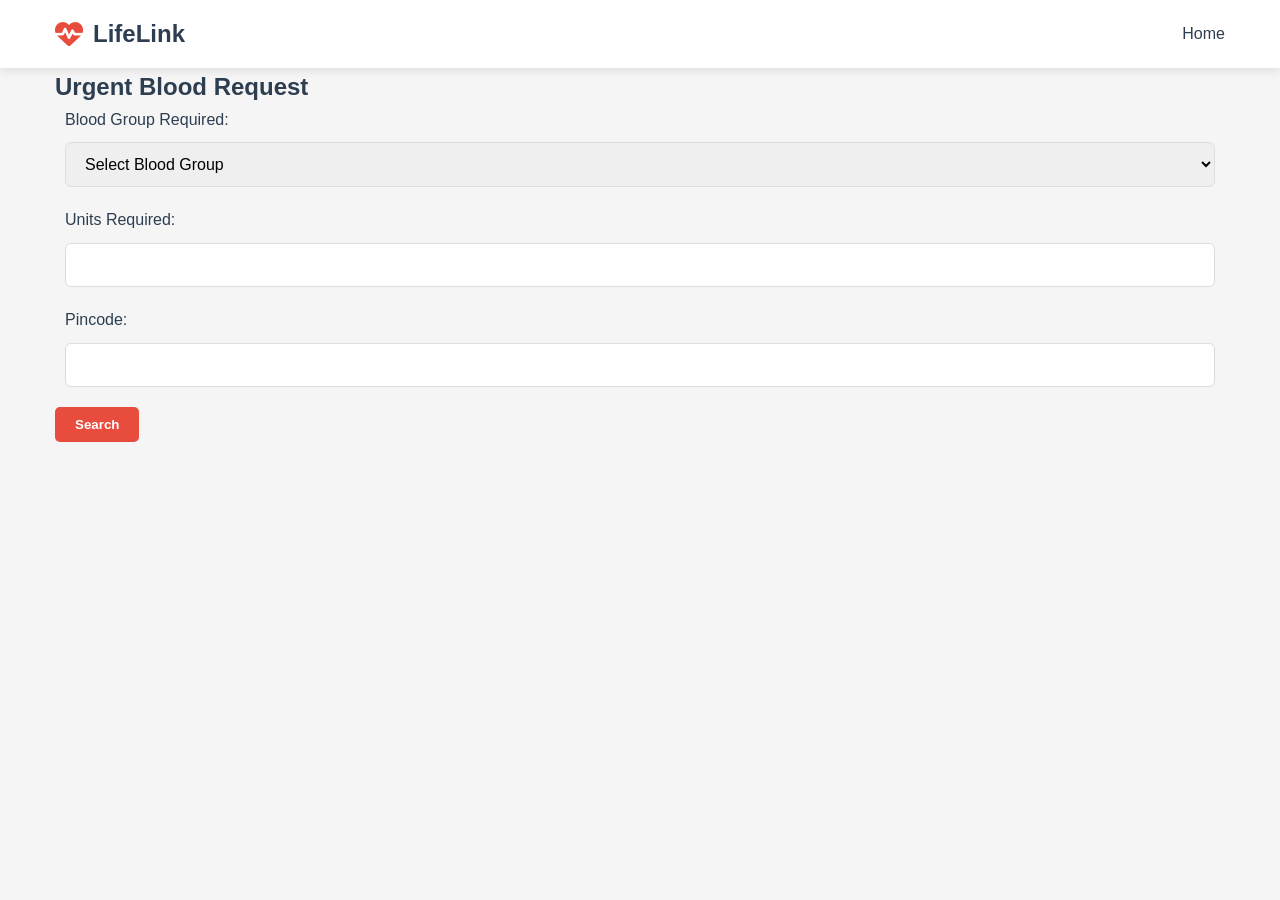
<file: Blood-Donation-App-main1/Blood-Donation-App-main/urgent.html>
<!DOCTYPE html>
<html lang="en">
<head>
    <meta charset="UTF-8">
    <meta name="viewport" content="width=device-width, initial-scale=1.0">
    <title>Urgent Blood Request - LifeLink</title>
    <link rel="stylesheet" href="./styles.css">
    <link rel="stylesheet" href="https://cdnjs.cloudflare.com/ajax/libs/font-awesome/6.4.0/css/all.min.css">
</head>
<body>
    <header>
        <div class="container">
            <nav class="navbar">
                <div class="logo">
                    <i class="fas fa-heartbeat" style="color: #e74c3c; font-size: 28px;"></i>
                    <h1>LifeLink</h1>
                </div>
                <div class="nav-links">
                    <a href="index.html">Home</a>
                </div>
            </nav>
        </div>
    </header>

    <main>
        <div class="container">
            <section class="urgent-request">
                <h2>Urgent Blood Request</h2>
                <form id="urgent-request-form">
                    <div class="form-group">
                        <label for="blood-group">Blood Group Required:</label>
                        <select id="blood-group" name="blood_group" required>
                            <option value="">Select Blood Group</option>
                            <option value="A+">A+</option>
                            <option value="A-">A-</option>
                            <option value="B+">B+</option>
                            <option value="B-">B-</option>
                            <option value="AB+">AB+</option>
                            <option value="AB-">AB-</option>
                            <option value="O+">O+</option>
                            <option value="O-">O-</option>
                        </select>
                    </div>
                    <div class="form-group">
                        <label for="units">Units Required:</label>
                        <input type="number" id="units" name="units" min="1" max="10" required>
                    </div>
                    <div class="form-group">
                        <label for="pincode">Pincode:</label>
                        <input type="text" id="pincode" name="pincode" required pattern="[0-9]{6}" maxlength="6">
                    </div>
                    <button type="submit" class="btn btn-primary">Search</button>
                </form>

                <div id="results-container" class="results-section"></div>
            </section>
        </div>
    </main>

    <script src="./urgent.js"></script>
</body>
</html>
</file>
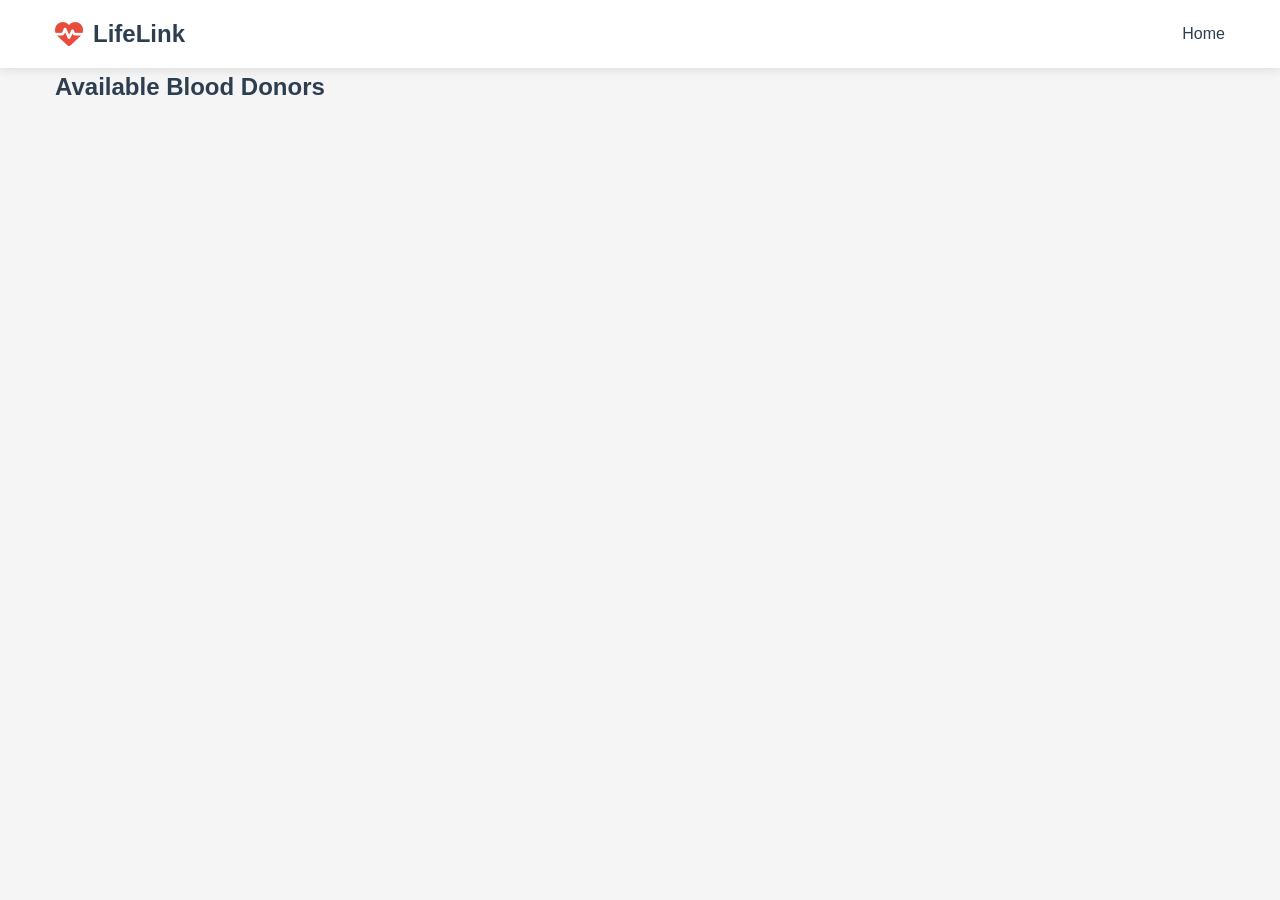
<file: Blood-Donation-App-main1/Blood-Donation-App-main/urgent_results.html>
<!DOCTYPE html>
<html lang="en">
<head>
    <meta charset="UTF-8">
    <meta name="viewport" content="width=device-width, initial-scale=1.0">
    <title>Urgent Blood Request Results - LifeLink</title>
    <link rel="stylesheet" href="./styles.css">
    <link rel="stylesheet" href="https://cdnjs.cloudflare.com/ajax/libs/font-awesome/6.4.0/css/all.min.css">
</head>
<body>
    <header>
        <div class="container">
            <nav class="navbar">
                <div class="logo">
                    <i class="fas fa-heartbeat" style="color: #e74c3c; font-size: 28px;"></i>
                    <h1>LifeLink</h1>
                </div>
                <div class="nav-links">
                    <a href="index.html">Home</a>
                </div>
            </nav>
        </div>
    </header>

    <main>
        <div class="container">
            <h2>Available Blood Donors</h2>
            <div id="results-container"></div>
        </div>
    </main>

    <script src="./urgent_results.js"></script>
</body>
</html>
</file>
<file: Blood-Donation-App-main1/Blood-Donation-App-main/styles.css>
/* Variables */
:root {
    --primary: #e74c3c;
    --primary-dark: #c0392b;
    --secondary: #3498db;
    --light: #ecf0f1;
    --dark: #2c3e50;
    --success: #2ecc71;
    --warning: #f39c12;
    --danger: #e74c3c;
}

/* Base styles */
* {
    margin: 0;
    padding: 0;
    box-sizing: border-box;
    font-family: 'Segoe UI', Tahoma, Geneva, Verdana, sans-serif;
}

html {
    scroll-behavior: smooth;
}

body {
    background-color: #f5f5f5;
    color: var(--dark);
    line-height: 1.6;
}

/* Layout components */
.container {
    max-width: 1200px;
    margin: 0 auto;
    padding: 0 15px;
}

/* Header Styles */
header {
    background-color: white;
    box-shadow: 0 2px 10px rgba(0, 0, 0, 0.1);
    position: sticky;
    top: 0;
    z-index: 100;
}

.header-content {
    display: flex;
    align-items: center;
    justify-content: space-between;
}

/* Logo Styles */
.logo {
    display: flex;
    align-items: center;
    gap: 10px;
}

.logo-icon {
    color: var(--primary);
    font-size: 24px;
    margin-right: 10px;
}

.logo-text {
    font-size: 24px;
    font-weight: bold;
    color: var(--dark);
}

.logo-text span {
    color: var(--primary);
}

/* Navigation Styles */
.navbar {
    display: flex;
    justify-content: space-between;
    align-items: center;
    padding: 15px 0;
}

.nav-links {
    display: flex;
    gap: 20px;
}

.nav-links a {
    text-decoration: none;
    color: var(--dark);
    font-weight: 500;
    transition: color 0.3s;
}

.nav-links a:hover {
    color: var(--primary);
}

/* Components */
.btn {
    display: inline-block;
    padding: 10px 20px;
    border-radius: 5px;
    border: none;
    cursor: pointer;
    font-weight: 600;
    transition: all 0.3s;
    text-decoration: none;
}

.btn-primary {
    background-color: var(--primary);
    color: white;
}

.btn-primary:hover {
    background-color: var(--primary-dark);
    transform: translateY(-2px);
    box-shadow: 0 5px 10px rgba(231, 76, 60, 0.3);
}

.btn-outline {
    background-color: transparent;
    color: var(--primary);
    border: 2px solid var(--primary);
}

.btn-outline:hover {
    background-color: var(--primary);
    color: white;
}

/* Form Styles */
.form-container {
    background-color: white;
    border-radius: 10px;
    box-shadow: 0 5px 15px rgba(0, 0, 0, 0.05);
    margin-top: 30px;
    padding: 30px;
}

.form-title {
    font-size: 24px;
    margin-bottom: 25px;
    color: var(--dark);
    position: relative;
    padding-bottom: 10px;
}

.form-title::after {
    content: '';
    position: absolute;
    left: 0;
    bottom: 0;
    height: 3px;
    width: 60px;
    background-color: var(--primary);
}

.form-section {
    margin-bottom: 30px;
}

.section-title {
    font-size: 18px;
    margin-bottom: 15px;
    display: flex;
    align-items: center;
}

.section-icon {
    margin-right: 10px;
    color: var(--primary);
}

.form-row {
    display: flex;
    flex-wrap: wrap;
    margin: 0 -10px 15px;
}

.form-group {
    flex: 1 0 calc(50% - 20px);
    margin: 0 10px 15px;
    min-width: 250px;
}

.form-group.full-width {
    flex: 1 0 calc(100% - 20px);
}

label {
    display: block;
    margin-bottom: 8px;
    font-weight: 500;
    color: var(--dark);
}

input, select, textarea {
    width: 100%;
    padding: 12px 15px;
    border: 1px solid #ddd;
    border-radius: 6px;
    font-size: 16px;
    transition: border-color 0.3s;
}

input:focus, select:focus, textarea:focus {
    border-color: var(--secondary);
    outline: none;
    box-shadow: 0 0 0 3px rgba(52, 152, 219, 0.2);
}

.radio-group {
    display: flex;
    gap: 20px;
    margin-top: 10px;
}

.radio-option {
    display: flex;
    align-items: center;
}

.radio-option input {
    width: auto;
    margin-right: 8px;
}

.requirements-list {
    background-color: #f8f9fa;
    border-left: 4px solid var(--secondary);
    padding: 15px;
    border-radius: 0 6px 6px 0;
    margin-bottom: 20px;
}

.requirements-list h4 {
    color: var(--secondary);
    margin-bottom: 10px;
}

.requirements-list ul {
    list-style-type: none;
}

.requirements-list li {
    position: relative;
    padding-left: 25px;
    margin-bottom: 8px;
}

.requirements-list li::before {
    content: '✓';
    position: absolute;
    left: 0;
    color: var(--success);
    font-weight: bold;
}

.checkbox-group {
    margin-top: 15px;
}

.checkbox-option {
    display: flex;
    align-items: flex-start;
    margin-bottom: 10px;
}

.checkbox-option input {
    width: auto;
    margin-right: 10px;
    margin-top: 5px;
}

.checkbox-option label {
    margin-bottom: 0;
    flex: 1;
}

.btn-group {
    display: flex;
    justify-content: space-between;
    margin-top: 30px;
}

.appointment-time {
    margin-top: 20px;
    padding: 20px;
    background-color: #ecf0f1;
    border-radius: 6px;
    border-left: 4px solid var(--success);
}

.appointment-time h4 {
    color: var(--success);
    margin-bottom: 15px;
}

.time-slots {
    display: grid;
    grid-template-columns: repeat(auto-fill, minmax(100px, 1fr));
    gap: 10px;
    margin-top: 15px;
}

.time-slot {
    padding: 10px;
    border: 1px solid #ddd;
    border-radius: 6px;
    text-align: center;
    cursor: pointer;
    transition: all 0.2s;
}

.time-slot:hover {
    border-color: var(--secondary);
    background-color: rgba(52, 152, 219, 0.1);
}

.time-slot.selected {
    background-color: var(--secondary);
    color: white;
    border-color: var(--secondary);
}

.error-message {
    color: var(--danger);
    font-size: 14px;
    margin-top: 5px;
}

.success-message {
    color: var(--success);
    font-size: 14px;
    margin-top: 5px;
}

/* Hero Section */
.hero {
    background: linear-gradient(rgba(0, 0, 0, 0.6), rgba(0, 0, 0, 0.6));
    color: white;
    padding: 100px 0;
    text-align: center;
    position: relative;
    overflow: hidden;
    height: 100vh; /* Ensure the hero section takes the full viewport height */
}

.hero-image {
    position: absolute;
    top: 0;
    left: 0;
    width: 100%;
    height: 100%;
    z-index: -1;
    background: url('./images/WhatsApp Image 2025-02-20 at 14.10.07_5b9562b3.jpg') no-repeat center center;
    background-size: cover;
    background-attachment: fixed;
}

.hero h2 {
    font-size: 48px;
    margin-bottom: 20px;
}

.hero p {
    font-size: 20px;
    max-width: 800px;
    margin: 0 auto 30px;
}

.hero-buttons {
    display: flex;
    justify-content: center;
    gap: 20px;
}

/* Override the btn-outline color in the hero section */
.hero .btn-outline {
    color: white;
    border-color: white;
}

.hero .btn-outline:hover {
    background-color: white;
    color: var(--primary);
}

/* Pre-reading Section */
.pre-reading {
    background-color: white;
    padding: 80px 0;
    text-align: center;
}

.pre-reading h2 {
    color: var(--primary);
    margin-bottom: 20px;
    font-size: 32px;
}

.pre-reading p {
    max-width: 800px;
    margin: 0 auto 30px;
    font-size: 18px;
}

/* Blood Flow Chart */
.flow-chart {
    background-color: var(--light);
    padding: 80px 0;
}

.flow-chart h2 {
    text-align: center;
    margin-bottom: 40px;
    font-size: 32px;
}

.chart-container {
    background-color: white;
    border-radius: 10px;
    box-shadow: 0 5px 15px rgba(0, 0, 0, 0.1);
    padding: 30px;
    margin: 0 auto;
    max-width: 900px;
}

/* Blood Compatibility Table */
.compatibility {
    padding: 80px 0;
    background-color: white;
}

.compatibility h2 {
    text-align: center;
    margin-bottom: 40px;
    font-size: 32px;
}

.compatibility-table {
    width: 100%;
    max-width: 600px;
    margin: 0 auto;
    border-collapse: collapse;
    border-radius: 10px;
    overflow: hidden;
    box-shadow: 0 5px 15px rgba(0, 0, 0, 0.1);
}

.compatibility-table th, .compatibility-table td {
    padding: 15px;
    text-align: center;
    border: 1px solid #ddd;
}

.compatibility-table th {
    background-color: var(--primary);
    color: white;
}

.compatibility-table tr:nth-child(even) {
    background-color: #f2f2f2;
}

/* Features Section */
.features {
    padding: 80px 0;
    background-color: var(--light);
}

.features h2 {
    text-align: center;
    margin-bottom: 40px;
    font-size: 32px;
}

.feature-grid {
    display: grid;
    grid-template-columns: repeat(auto-fill, minmax(300px, 1fr));
    gap: 30px;
}

.feature-box {
    background-color: white;
    border-radius: 10px;
    box-shadow: 0 5px 15px rgba(0, 0, 0, 0.1);
    padding: 30px;
    transition: transform 0.3s;
}

.feature-box:hover {
    transform: translateY(-10px);
}

.feature-box i {
    font-size: 48px;
    color: var(--primary);
    margin-bottom: 20px;
}

.feature-box h3 {
    margin-bottom: 15px;
    font-size: 24px;
}

/* Testimonials Section */
.testimonials {
    padding: 80px 0;
    background-color: white;
}

.testimonials h2 {
    text-align: center;
    margin-bottom: 40px;
    font-size: 32px;
}

.testimonial-grid {
    display: grid;
    grid-template-columns: repeat(auto-fill, minmax(300px, 1fr));
    gap: 30px;
}

.testimonial-card {
    background-color: var(--light);
    border-radius: 10px;
    padding: 30px;
    position: relative;
}

.testimonial-card p {
    margin-bottom: 20px;
    font-style: italic;
}

.testimonial-author {
    display: flex;
    align-items: center;
    gap: 15px;
}

.testimonial-author img {
    width: 50px;
    height: 50px;
    border-radius: 50%;
}

/* FAQ Section */
.faq {
    padding: 80px 0;
    background-color: var(--light);
}

.faq h2 {
    text-align: center;
    margin-bottom: 40px;
    font-size: 32px;
}

.accordion {
    max-width: 800px;
    margin: 0 auto;
}

.accordion-item {
    background-color: white;
    border-radius: 5px;
    margin-bottom: 15px;
    box-shadow: 0 2px 5px rgba(0, 0, 0, 0.1);
}

.accordion-header {
    padding: 20px;
    cursor: pointer;
    font-weight: 600;
    display: flex;
    justify-content: space-between;
    align-items: center;
}

.accordion-header:hover {
    background-color: #f9f9f9;
}

.accordion-content {
    padding: 0 20px;
    max-height: 0;
    overflow: hidden;
    transition: max-height 0.3s ease-out;
}

.accordion-content p {
    padding-bottom: 20px;
}

/* FAQ Expand/Collapse */
.accordion-item.active .accordion-content {
    max-height: none;
    padding: 20px;
}

.accordion-header i {
    transition: transform 0.3s;
}

.accordion-item.active .accordion-header i {
    transform: rotate(45deg);
}

/* Contact Section */
.contact {
    padding: 80px 0;
    background-color: var(--light);
    margin-bottom: 0;
}

.contact h2 {
    text-align: center;
    margin-bottom: 40px;
    font-size: 32px;
}

.contact-grid {
    display: grid;
    grid-template-columns: repeat(auto-fit, minmax(300px, 1fr));
    gap: 30px;
}

.contact-form {
    background-color: var(--light);
    padding: 30px;
    border-radius: 10px;
}

.form-group {
    margin-bottom: 20px;
}

.form-group label {
    display: block;
    margin-bottom: 10px;
    font-weight: 500;
}

.form-control {
    width: 100%;
    padding: 12px;
    border: 1px solid #ddd;
    border-radius: 5px;
    font-size: 16px;
}

textarea.form-control {
    height: 150px;
    resize: vertical;
}

.contact-info {
    background-color: var(--primary);
    color: white;
    padding: 30px;
    border-radius: 10px;
}

.contact-info h3 {
    margin-bottom: 20px;
    font-size: 24px;
}

.contact-info p {
    margin-bottom: 10px;
}

.contact-info i {
    margin-right: 10px;
    width: 20px;
    display: inline-block;
}

/* Footer Styles */
footer {
    background-color: var(--dark);
    color: white;
    padding: 50px 0 20px;
}

.footer-grid {
    display: grid;
    grid-template-columns: repeat(auto-fit, minmax(200px, 1fr));
    gap: 30px;
    margin-bottom: 30px;
}

.footer-col h3 {
    font-size: 20px;
    margin-bottom: 20px;
    position: relative;
    padding-bottom: 10px;
}

.footer-col h3::after {
    content: '';
    position: absolute;
    left: 0;
    bottom: 0;
    width: 50px;
    height: 2px;
    background-color: var(--primary);
}

.footer-col ul {
    list-style: none;
}

.footer-col ul li {
    margin-bottom: 10px;
}

.footer-col ul li a {
    color: #bbb;
    text-decoration: none;
    transition: color 0.3s;
}

.footer-col ul li a:hover {
    color: white;
}

.copyright {
    text-align: center;
    padding-top: 20px;
    border-top: 1px solid rgba(255, 255, 255, 0.1);
    font-size: 14px;
    color: #bbb;
}

/* Modal Styles */
.modal {
    display: none;
    position: fixed;
    top: 0;
    left: 0;
    width: 100%;
    height: 100%;
    background-color: rgba(0, 0, 0, 0.7);
    z-index: 1000;
    overflow-y: auto;
}

.modal-content {
    background-color: white;
    margin: 50px auto;
    width: 90%;
    max-width: 800px;
    border-radius: 10px;
    box-shadow: 0 5px 15px rgba(0, 0, 0, 0.3);
    animation: modalopen 0.4s;
}

@keyframes modalopen {
    from {opacity: 0; transform: translateY(-60px);}
    to {opacity: 1; transform: translateY(0);}
}

.modal-header {
    background-color: var(--primary);
    color: white;
    padding: 20px;
    border-top-left-radius: 10px;
    border-top-right-radius: 10px;
    display: flex;
    justify-content: space-between;
    align-items: center;
}

.modal-header h2 {
    margin: 0;
}

.close-modal {
    color: white;
    font-size: 30px;
    font-weight: bold;
    cursor: pointer;
}

.modal-body {
    padding: 20px;
}

.tab-container {
    border-bottom: 1px solid #ddd;
    margin-bottom: 20px;
}

.tabs {
    display: flex;
    list-style: none;
}

.tab {
    padding: 10px 20px;
    cursor: pointer;
    border-bottom: 3px solid transparent;
}

.tab.active {
    color: var(--primary);
    border-bottom: 3px solid var(--primary);
}

.tab-content {
    display: none;
}

.tab-content.active {
    display: block;
}

/* Map styles */
.map-container {
    height: 400px;
    margin-bottom: 30px;
    border-radius: 10px;
    overflow: hidden;
}

/* Badge showcase */
.badge-showcase {
    display: flex;
    flex-wrap: wrap;
    gap: 20px;
    justify-content: center;
    margin-top: 30px;
}

.badge {
    background-color: white;
    border-radius: 50%;
    width: 120px;
    height: 120px;
    display: flex;
    flex-direction: column;
    justify-content: center;
    align-items: center;
    box-shadow: 0 5px 15px rgba(0, 0, 0, 0.1);
    transition: transform 0.3s;
}

.badge:hover {
    transform: scale(1.1);
}

.badge i {
    font-size: 40px;
    color: var(--primary);
    margin-bottom: 10px;
}

.badge span {
    font-weight: 600;
    text-align: center;
}

/* Responsive styles */
@media (max-width: 768px) {
    .navbar {
        flex-direction: column;
        padding: 15px 0;
    }
    
    .nav-links {
        margin: 15px 0;
        width: 100%;
        justify-content: center;
        flex-wrap: wrap;
    }
    
    .cta-buttons {
        width: 100%;
        justify-content: center;
    }
    
    .hero h2 {
        font-size: 32px;
    }
    
    .hero p {
        font-size: 18px;
    }
    
    .hero-buttons {
        flex-direction: column;
        align-items: center;
    }
}

.thank-you-container {
    max-width: 600px;
    margin: 50px auto;
    text-align: center;
    padding: 40px;
    background: white;
    border-radius: 10px;
    box-shadow: 0 5px 15px rgba(0, 0, 0, 0.1);
}

.thank-you-container h2 {
    color: var(--success);
    margin-bottom: 20px;
    font-size: 32px;
}

.thank-you-container p {
    font-size: 18px;
    margin-bottom: 30px;
    color: var(--dark);
}

.thank-you-container .btn-group {
    display: flex;
    gap: 15px;
    justify-content: center;
    flex-wrap: wrap;
}

.thank-you-container .btn {
    min-width: 200px;
}

@media (max-width: 768px) {
    .thank-you-container {
        margin: 20px;
        padding: 20px;
    }
}

/* About Team Section */
.about-team {
    padding: 80px 0;
    background-color: white;
}

.about-team h2 {
    text-align: center;
    color: var(--dark);
    margin-bottom: 20px;
    font-size: 32px;
}

.section-desc {
    text-align: center;
    max-width: 800px;
    margin: 0 auto 50px;
    color: var(--dark);
    font-size: 18px;
}

.team-grid {
    display: grid;
    grid-template-columns: repeat(4, 1fr);
    gap: 20px;
    padding: 20px;
}

.team-member {
    background-color: var(--light);
    padding: 20px;
    border-radius: 10px;
    text-align: center;
    box-shadow: 0 5px 15px rgba(0, 0, 0, 0.1);
    transition: transform 0.3s;
}

.team-member:hover {
    transform: translateY(-10px);
}

/*.member-img {
    width: 150px;
    height: 150px;
    margin: 0 auto 20px;
    border-radius: 50%;
    overflow: hidden;
    border: 3px solid var(--primary);
}*/

.member-img img {
    width: 100%;
    height: 100%;
    object-fit: cover;
}

.team-member h3 {
    color: var(--dark);
    margin-bottom: 5px;
    font-size: 20px;
}

.team-member p {
    color: var(--secondary);
    margin-bottom: 15px;
}

.social-links {
    display: flex;
    justify-content: center;
    gap: 15px;
    margin-top: 20px;
}

.social-links a {
    color: var(--dark);
    font-size: 24px;
    transition: color 0.3s;
}

.social-links a:hover {
    color: var(--primary);
}

/* Add responsive adjustments */
@media (max-width: 1200px) {
    .team-grid {
        grid-template-columns: repeat(2, 1fr);
    }
}

@media (max-width: 768px) {
    .team-grid {
        grid-template-columns: 1fr;
    }
}

.pre-reading-section {
    background: #fff;
    padding: 20px;
    margin: 20px 0;
    border-radius: 10px;
    box-shadow: 0 5px 10px rgba(0, 0, 0, 0.05);
}

.pre-reading-section h3 {
    color: var(--primary);
    margin-bottom: 10px;
}

.pre-reading-section ul, .pre-reading-section ol {
    padding-left: 20px;
}

.video-container {
    position: relative;
    width: 100%;
    max-width: 800px;
    margin: 0 auto;
}

.video-container iframe {
    width: 100%;
    height: 400px;
    border-radius: 10px;
    box-shadow: 0 4px 8px rgba(0, 0, 0, 0.1);
}

/* Accordion Styles */
.accordion {
    max-width: 800px;
    margin: 0 auto;
}

.accordion-item {
    background-color: white;
    border-radius: 5px;
    margin-bottom: 15px;
    box-shadow: 0 2px 5px rgba(0, 0, 0, 0.1);
}

.accordion-header {
    padding: 15px;
    cursor: pointer;
    font-weight: 600;
    display: flex;
    justify-content: space-between;
    align-items: center;
}

.accordion-header:hover {
    background-color: #f9f9f9;
}

.accordion-content {
    padding: 0 15px;
    max-height: 0;
    overflow: hidden;
    transition: max-height 0.3s ease-out;
}

.accordion-content p {
    padding-bottom: 15px;
}

/* FAQ Expand/Collapse */
.accordion-item.active .accordion-content {
    max-height: none;
    padding: 20px;
}

.accordion-header i {
    transition: transform 0.3s;
}

.accordion-item.active .accordion-header i {
    transform: rotate(45deg);
}

/* Camp Search Styles */
.search-container {
    max-width: 600px;
    margin: 40px auto;
    padding: 20px;
    background: white;
    border-radius: 10px;
    box-shadow: 0 5px 15px rgba(0, 0, 0, 0.1);
    text-align: center;
}

.search-container label {
    display: block;
    margin-bottom: 10px;
    font-size: 18px;
    color: var(--dark);
}

.search-container input {
    width: 200px;
    padding: 12px;
    margin-right: 10px;
    border: 1px solid #ddd;
    border-radius: 5px;
    font-size: 16px;
}

.search-container button {
    padding: 12px 25px;
    background-color: var(--primary);
    color: white;
    border: none;
    border-radius: 5px;
    cursor: pointer;
    font-size: 16px;
    transition: background-color 0.3s, transform 0.2s;
}

.search-container button:hover {
    background-color: var(--primary-dark);
    transform: translateY(-2px);
}

#camp-results {
    max-width: 800px;
    margin: 20px auto;
    padding: 20px;
}

.camp-card {
    background: white;
    border-radius: 10px;
    padding: 20px;
    margin-bottom: 20px;
    box-shadow: 0 3px 10px rgba(0, 0, 0, 0.1);
    transition: transform 0.3s;
}

.camp-card:hover {
    transform: translateY(-5px);
}

.camp-card h2 {
    color: var(--primary);
    font-size: 24px;
    margin-bottom: 15px;
}

.camp-card p {
    margin-bottom: 10px;
    color: var(--dark);
}

.camp-card strong {
    color: var(--secondary);
}

/* Responsive adjustments */
@media (max-width: 768px) {
    .search-container {
        margin: 20px;
        padding: 15px;
    }

    .search-container input {
        width: 100%;
        margin-bottom: 10px;
        margin-right: 0;
    }

    .search-container button {
        width: 100%;
    }

    #camp-results {
        margin: 10px;
    }
}

/* Notification Styles */
.notification {
    position: fixed;
    top: 20px;
    right: 20px;
    padding: 15px 25px;
    border-radius: 5px;
    background-color: var(--success);
    color: white;
    z-index: 1000;
    animation: slideIn 0.3s ease-out;
}

.notification.error {
    background-color: var(--danger);
}

.notification.fade-out {
    animation: slideOut 0.3s ease-in forwards;
}

@keyframes slideIn {
    from { transform: translateX(100%); opacity: 0; }
    to { transform: translateX(0); opacity: 1; }
}

@keyframes slideOut {
    from { transform: translateX(0); opacity: 1; }
    to { transform: translateX(100%); opacity: 0; }
}

/* Eligibility Section Styles */
.eligibility {
    padding: 80px 0;
    background-color: white;
}

.eligibility-grid {
    display: grid;
    grid-template-columns: repeat(auto-fit, minmax(300px, 1fr));
    gap: 30px;
    margin-top: 40px;
}

.eligibility-card {
    background-color: var(--light);
    padding: 25px;
    border-radius: 10px;
    box-shadow: 0 5px 15px rgba(0, 0, 0, 0.1);
}

.eligibility-card h3 {
    color: var(--primary);
    margin-bottom: 15px;
    font-size: 20px;
}

.eligibility-list {
    list-style: none;
}

.eligibility-list li {
    margin-bottom: 10px;
    padding-left: 25px;
    position: relative;
}

.eligibility-list li::before {
    content: '✓';
    position: absolute;
    left: 0;
    color: var(--success);
}

.eligibility-list.not-eligible li::before {
    content: '×';
    color: var(--danger);
}

.result-card {
    border: 1px solid #e74c3c;
    padding: 15px;
    margin: 10px 0;
    border-radius: 8px;
    background: #fff3f3;
    box-shadow: 2px 2px 10px rgba(0, 0, 0, 0.1);
}

.result-card .blood-type {
    font-size: 20px;
    font-weight: bold;
    color: #e74c3c;
}

.result-card .details {
    margin-top: 10px;
}

.result-card p {
    margin: 5px 0;
}

.result-card a {
    color: #e74c3c;
    font-weight: bold;
    text-decoration: none;
}
</file>
